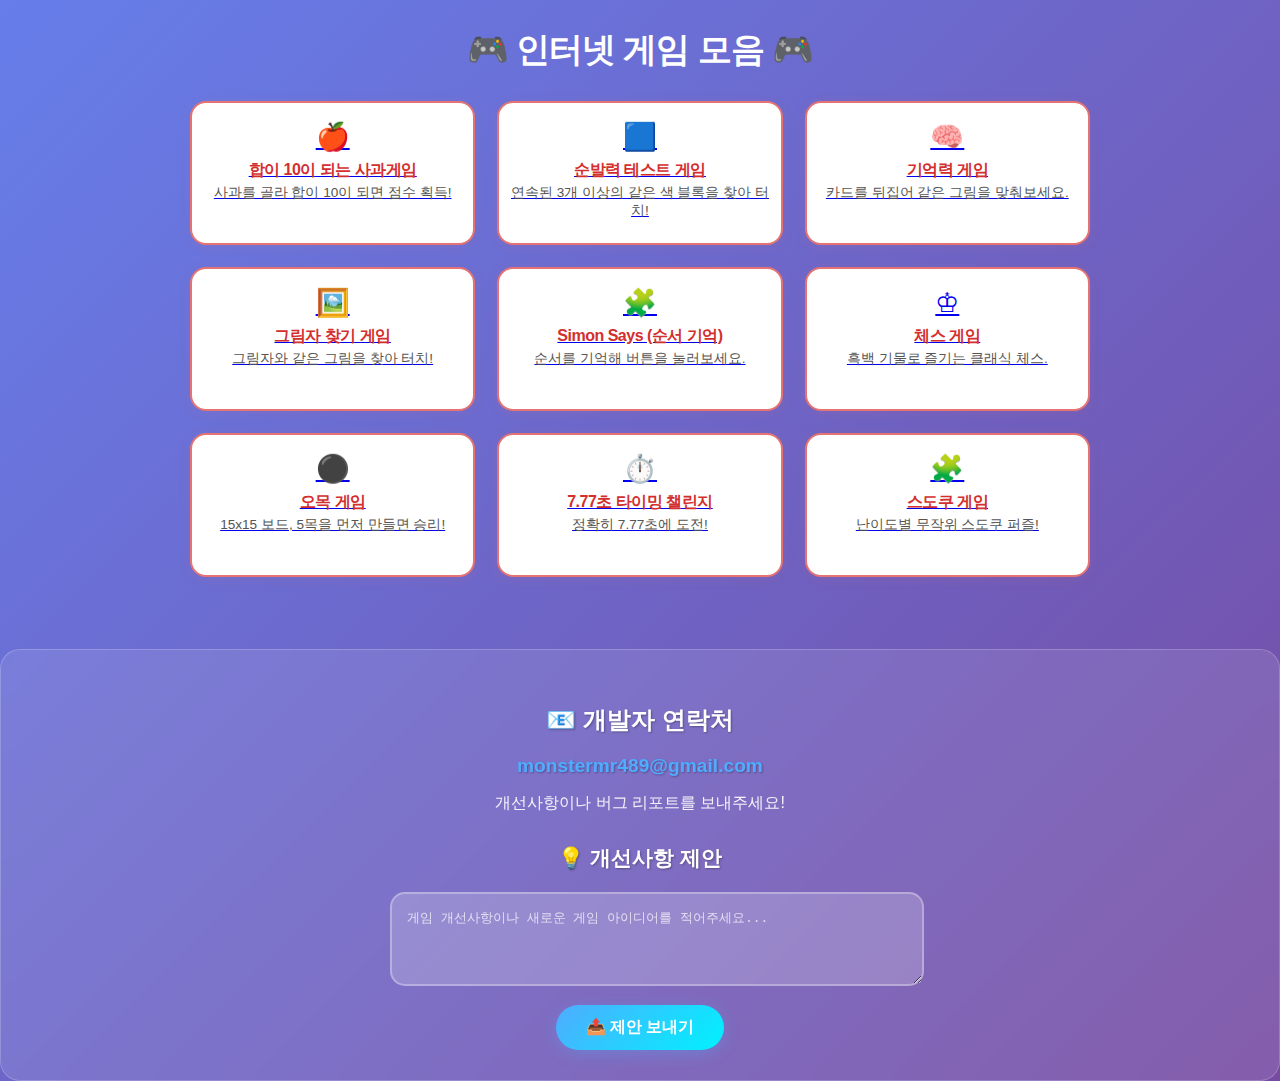
<file: index.html>
<!DOCTYPE html>
<html lang="ko">
<head>
  <meta charset="UTF-8">
  <meta name="viewport" content="width=device-width, initial-scale=1.0, user-scalable=no">
  <title>인터넷 게임 모음</title>
  <style>
    body {
      font-family: 'Arial', sans-serif;
      background: linear-gradient(135deg, #667eea 0%, #764ba2 25%, #f093fb 50%, #f5576c 75%, #4facfe 100%);
      background-size: 400% 400%;
      animation: gradientShift 15s ease infinite;
      text-align: center;
      margin: 0;
      padding: 0;
      min-height: 100vh;
      box-sizing: border-box;
    }
    
    @keyframes gradientShift {
      0% { background-position: 0% 50%; }
      50% { background-position: 100% 50%; }
      100% { background-position: 0% 50%; }
    }
    
    h1 {
      margin-top: 28px;
      font-size: 2.1em;
      letter-spacing: -1px;
      color: #fff;
    }
    .game-grid {
      display: grid;
      grid-template-columns: repeat(3, 1fr);
      gap: 22px;
      max-width: 900px;
      margin: 28px auto 0 auto;
      padding: 0 8px 32px 8px;
    }
    .game-card {
      background: #fff;
      border: 2px solid #e57373;
      border-radius: 16px;
      box-shadow: 0 2px 12px #e5737320;
      padding: 18px 6px 12px 6px;
      display: flex;
      flex-direction: column;
      align-items: center;
      transition: box-shadow 0.2s, border 0.2s, transform 0.15s;
      cursor: pointer;
      min-height: 110px;
      position: relative;
    }
    .game-card:hover, .game-card:focus {
      border: 3px solid #ff1744;
      box-shadow: 0 6px 24px #e5737340;
      transform: translateY(-4px) scale(1.03);
      z-index: 2;
    }
    .game-icon {
      font-size: 1.7em;
      margin-bottom: 7px;
      user-select: none;
    }
    .game-title {
      font-size: 1em;
      font-weight: bold;
      color: #d32f2f;
      margin-bottom: 3px;
      letter-spacing: -0.5px;
    }
    .game-desc {
      font-size: 0.85em;
      color: #555;
      margin-bottom: 0;
      min-height: 18px;
    }
    @media (max-width: 1023px) {
      .game-grid {
        max-width: 700px;
        gap: 16px;
        padding: 0 4px 20px 4px;
      }
    }
    @media (max-width: 767px) {
      h1 {
        font-size: 1.3em;
        margin-top: 12px;
      }
      .game-grid {
        grid-template-columns: repeat(2, 1fr);
        gap: 10px;
        margin-top: 10px;
        padding: 0 2px 10px 2px;
      }
      .game-card {
        padding: 10px 2px 7px 2px;
        min-height: 80px;
      }
      .game-icon {
        font-size: 1.1em;
        margin-bottom: 3px;
      }
      .game-title {
        font-size: 0.92em;
      }
      .game-desc {
        font-size: 0.78em;
        min-height: 12px;
      }
    }
    @media (max-width: 480px) {
      h1 {
        font-size: 1em;
        margin-top: 6px;
      }
      .game-grid {
        grid-template-columns: 1fr;
        gap: 6px;
        margin-top: 4px;
        padding: 0 1px 4px 1px;
      }
      .game-card {
        padding: 7px 1px 4px 1px;
        min-height: 60px;
      }
      .game-icon {
        font-size: 0.95em;
      }
      .game-title {
        font-size: 0.85em;
      }
      .game-desc {
        font-size: 0.7em;
        min-height: 8px;
      }
    }

    /* 연락처 섹션 스타일 */
    .contact-section {
      margin-top: 40px;
      padding: 30px;
      background: rgba(255, 255, 255, 0.1);
      border-radius: 20px;
      backdrop-filter: blur(10px);
      border: 1px solid rgba(255, 255, 255, 0.2);
    }

    .contact-info {
      text-align: center;
      margin-bottom: 30px;
    }

    .contact-info h3 {
      font-size: 1.5em;
      margin-bottom: 15px;
      color: #fff;
      text-shadow: 1px 1px 2px rgba(0, 0, 0, 0.3);
    }

    .email {
      font-size: 1.2em;
      font-weight: bold;
      color: #4facfe;
      margin-bottom: 10px;
      text-shadow: 1px 1px 2px rgba(0, 0, 0, 0.3);
    }

    .contact-desc {
      font-size: 1em;
      color: rgba(255, 255, 255, 0.9);
      margin-bottom: 0;
    }

    .feedback-section {
      text-align: center;
    }

    .feedback-section h3 {
      font-size: 1.3em;
      margin-bottom: 20px;
      color: #fff;
      text-shadow: 1px 1px 2px rgba(0, 0, 0, 0.3);
    }

    .feedback-form {
      max-width: 500px;
      margin: 0 auto;
    }

    #feedback-text {
      width: 100%;
      padding: 15px;
      border: 2px solid rgba(255, 255, 255, 0.3);
      border-radius: 15px;
      background: rgba(255, 255, 255, 0.1);
      color: #fff;
      font-size: 1em;
      resize: vertical;
      backdrop-filter: blur(10px);
      margin-bottom: 15px;
    }

    #feedback-text::placeholder {
      color: rgba(255, 255, 255, 0.7);
    }

    #feedback-text:focus {
      outline: none;
      border-color: #4facfe;
      box-shadow: 0 0 10px rgba(79, 172, 254, 0.3);
    }

    .feedback-btn {
      padding: 12px 30px;
      border: none;
      border-radius: 25px;
      background: linear-gradient(135deg, #4facfe, #00f2fe);
      color: white;
      font-size: 1em;
      font-weight: bold;
      cursor: pointer;
      transition: all 0.3s ease;
      box-shadow: 0 4px 15px rgba(79, 172, 254, 0.3);
    }

    .feedback-btn:hover {
      transform: translateY(-2px);
      box-shadow: 0 6px 20px rgba(79, 172, 254, 0.4);
    }

    .feedback-btn:active {
      transform: translateY(0);
    }

    /* 모바일 반응형 */
    @media (max-width: 768px) {
      .contact-section {
        margin-top: 30px;
        padding: 20px;
      }

      .contact-info h3 {
        font-size: 1.3em;
      }

      .email {
        font-size: 1.1em;
      }

      .feedback-section h3 {
        font-size: 1.2em;
      }

      #feedback-text {
        padding: 12px;
        font-size: 0.9em;
      }

      .feedback-btn {
        padding: 10px 25px;
        font-size: 0.9em;
      }
    }

    @media (max-width: 480px) {
      .contact-section {
        margin-top: 20px;
        padding: 15px;
      }

      .contact-info h3 {
        font-size: 1.2em;
      }

      .email {
        font-size: 1em;
      }

      .feedback-section h3 {
        font-size: 1.1em;
      }

      #feedback-text {
        padding: 10px;
        font-size: 0.85em;
      }

      .feedback-btn {
        padding: 8px 20px;
        font-size: 0.85em;
      }
    }
  </style>
</head>
<body>
  <h1>🎮 인터넷 게임 모음 🎮</h1>
      <div class="game-grid">
      <a class="game-card" href="games/apple-sum10/game.html" tabindex="0">
        <div class="game-icon">🍎</div>
        <div class="game-title">합이 10이 되는 사과게임</div>
        <div class="game-desc">사과를 골라 합이 10이 되면 점수 획득!</div>
      </a>
      <a class="game-card" href="games/color-match/game.html" tabindex="0">
        <div class="game-icon">🟦</div>
        <div class="game-title">순발력 테스트 게임</div>
        <div class="game-desc">연속된 3개 이상의 같은 색 블록을 찾아 터치!</div>
      </a>
      <a class="game-card" href="games/memory-match/game.html" tabindex="0">
        <div class="game-icon">🧠</div>
        <div class="game-title">기억력 게임</div>
        <div class="game-desc">카드를 뒤집어 같은 그림을 맞춰보세요.</div>
      </a>
      <a class="game-card" href="games/shadow-match/game.html" tabindex="0">
        <div class="game-icon">🖼️</div>
        <div class="game-title">그림자 찾기 게임</div>
        <div class="game-desc">그림자와 같은 그림을 찾아 터치!</div>
      </a>
      <a class="game-card" href="games/simon-says/game.html" tabindex="0">
        <div class="game-icon">🧩</div>
        <div class="game-title">Simon Says (순서 기억)</div>
        <div class="game-desc">순서를 기억해 버튼을 눌러보세요.</div>
      </a>
      <a class="game-card" href="games/chess/game.html" tabindex="0">
        <div class="game-icon">♔</div>
        <div class="game-title">체스 게임</div>
        <div class="game-desc">흑백 기물로 즐기는 클래식 체스.</div>
      </a>
      <a class="game-card" href="games/omok/game.html" tabindex="0">
        <div class="game-icon">⚫</div>
        <div class="game-title">오목 게임</div>
        <div class="game-desc">15x15 보드, 5목을 먼저 만들면 승리!</div>
      </a>
      <a class="game-card" href="games/timing-challenge/game.html" tabindex="0">
        <div class="game-icon">⏱️</div>
        <div class="game-title">7.77초 타이밍 챌린지</div>
        <div class="game-desc">정확히 7.77초에 도전!</div>
      </a>
      <a class="game-card" href="games/sudoku/game.html" tabindex="0">
        <div class="game-icon">🧩</div>
        <div class="game-title">스도쿠 게임</div>
        <div class="game-desc">난이도별 무작위 스도쿠 퍼즐!</div>
      </a>
    </div>

    <div class="contact-section">
      <div class="contact-info">
        <h3>📧 개발자 연락처</h3>
        <p class="email">monstermr489@gmail.com</p>
        <p class="contact-desc">개선사항이나 버그 리포트를 보내주세요!</p>
      </div>
      
      <div class="feedback-section">
        <h3>💡 개선사항 제안</h3>
        <div class="feedback-form">
          <textarea id="feedback-text" placeholder="게임 개선사항이나 새로운 게임 아이디어를 적어주세요..." rows="4"></textarea>
          <button onclick="sendFeedback()" class="feedback-btn">📤 제안 보내기</button>
        </div>
      </div>
    </div>

    <script>
      // 개발자 도구/우클릭/단축키 방지
      document.addEventListener('contextmenu', e => e.preventDefault());
      document.addEventListener('keydown', e => {
        if (
          e.key === 'F12' ||
          (e.ctrlKey && e.shiftKey && (e.key === 'I' || e.key === 'C')) ||
          (e.ctrlKey && e.key === 'U') ||
          (e.ctrlKey && e.key === 'S')
        ) {
          e.preventDefault();
          return false;
        }
      });

      // 개선사항 제안 함수
      function sendFeedback() {
        const feedbackText = document.getElementById('feedback-text').value.trim();
        
        if (!feedbackText) {
          alert('개선사항을 입력해주세요!');
          return;
        }
        
        // 이메일 클라이언트로 메일 보내기
        const subject = '인터넷 게임 모음 - 개선사항 제안';
        const body = `개선사항 제안:\n\n${feedbackText}\n\n\n---\n이 메일은 인터넷 게임 모음 사이트에서 전송되었습니다.`;
        const mailtoLink = `mailto:monstermr489@gmail.com?subject=${encodeURIComponent(subject)}&body=${encodeURIComponent(body)}`;
        
        // 메일 클라이언트 열기
        window.open(mailtoLink);
        
        // 입력창 초기화
        document.getElementById('feedback-text').value = '';
        
        // 성공 메시지
        alert('메일 클라이언트가 열렸습니다. 제안사항을 확인하고 보내주세요! 📧');
      }
    </script>
  </body>
  </html>
</file>
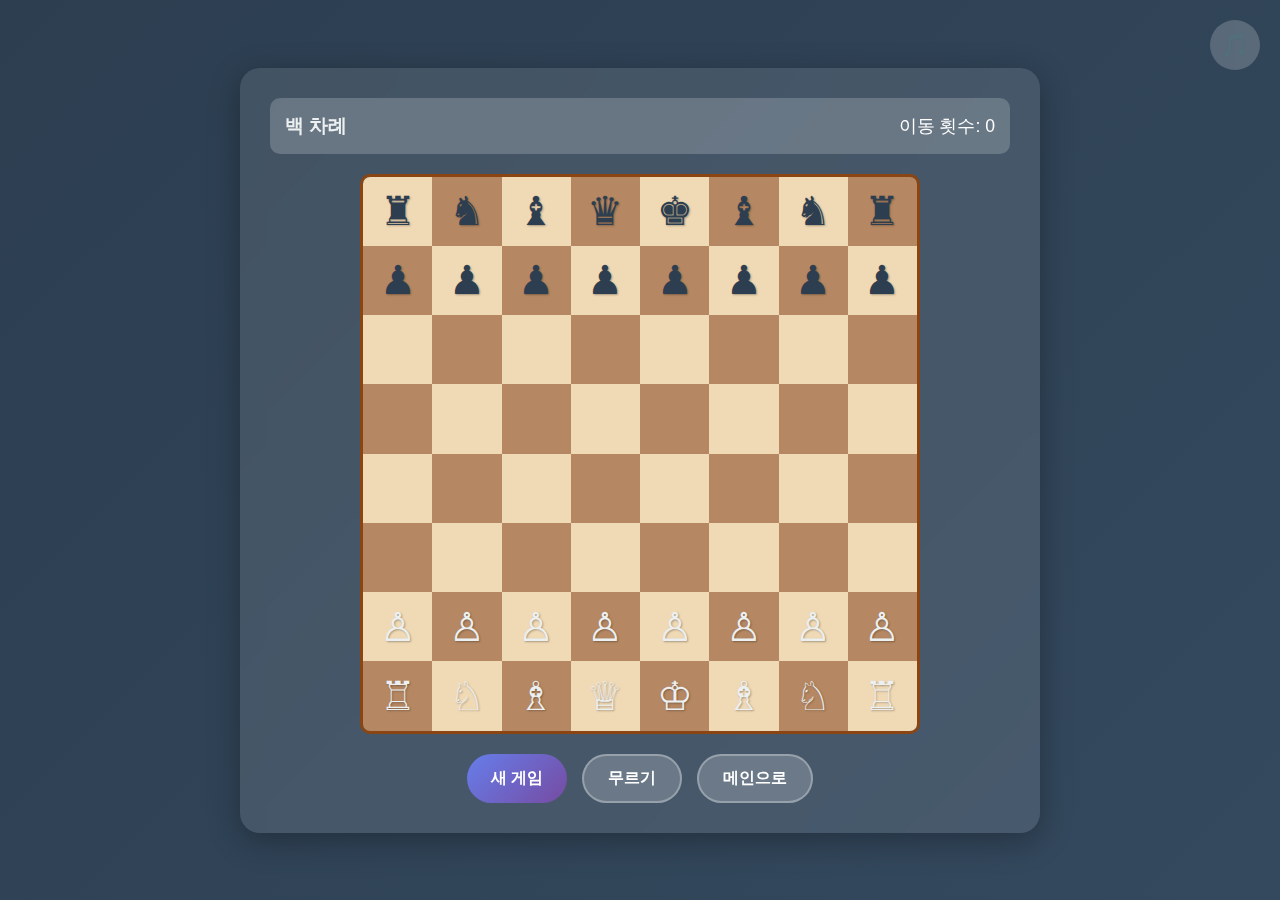
<file: games/chess/index.html>
<!DOCTYPE html>
<html lang="ko">
<head>
    <meta charset="UTF-8">
    <meta name="viewport" content="width=device-width, initial-scale=1.0">
    <title>체스 게임</title>
    <style>
        * {
            margin: 0;
            padding: 0;
            box-sizing: border-box;
        }

        body {
            font-family: 'Arial', sans-serif;
            background: linear-gradient(135deg, #2c3e50 0%, #34495e 100%);
            min-height: 100vh;
            display: flex;
            justify-content: center;
            align-items: center;
            color: white;
            overflow: hidden;
        }

        .game-container {
            background: rgba(255, 255, 255, 0.1);
            backdrop-filter: blur(10px);
            border-radius: 20px;
            padding: 30px;
            text-align: center;
            box-shadow: 0 8px 32px rgba(0, 0, 0, 0.3);
            max-width: 800px;
            width: 90%;
        }

        h1 {
            font-size: 2.5em;
            margin-bottom: 20px;
            text-shadow: 2px 2px 4px rgba(0, 0, 0, 0.3);
        }

        .game-info {
            display: flex;
            justify-content: space-between;
            align-items: center;
            margin-bottom: 20px;
            background: rgba(255, 255, 255, 0.2);
            padding: 15px;
            border-radius: 10px;
        }

        .turn-indicator {
            font-size: 1.2em;
            font-weight: bold;
        }

        .turn-indicator.white {
            color: #ecf0f1;
        }

        .turn-indicator.black {
            color: #2c3e50;
        }

        .move-count {
            font-size: 1.1em;
        }

        .chess-board {
            display: grid;
            grid-template-columns: repeat(8, 1fr);
            grid-template-rows: repeat(8, 1fr);
            gap: 0;
            width: min(560px, 90vw);
            height: min(560px, 90vw);
            margin: 0 auto 20px auto;
            border: 3px solid #8b4513;
            border-radius: 10px;
            overflow: hidden;
            aspect-ratio: 1;
            max-width: 560px;
            max-height: 560px;
        }

        .square {
            width: 100%;
            height: 100%;
            display: flex;
            justify-content: center;
            align-items: center;
            font-size: min(2.5em, 8vw);
            cursor: pointer;
            transition: all 0.2s ease;
            position: relative;
            -webkit-tap-highlight-color: transparent;
            aspect-ratio: 1;
        }

        .square.white {
            background: #f0d9b5;
        }

        .square.black {
            background: #b58863;
        }

        .square.selected {
            background: #ffd700 !important;
            box-shadow: inset 0 0 10px rgba(0, 0, 0, 0.3);
        }

        .square.valid-move {
            background: #90ee90 !important;
            box-shadow: inset 0 0 10px rgba(0, 0, 0, 0.3);
        }

        .square.check {
            background: #ff6b6b !important;
            animation: pulse 1s infinite;
        }

        @keyframes pulse {
            0% { box-shadow: 0 0 0 0 rgba(255, 107, 107, 0.7); }
            70% { box-shadow: 0 0 0 10px rgba(255, 107, 107, 0); }
            100% { box-shadow: 0 0 0 0 rgba(255, 107, 107, 0); }
        }

        .piece {
            transition: all 0.2s ease;
            user-select: none;
        }

        .piece:hover {
            transform: scale(1.1);
        }

        /* 흑 기물 스타일 */
        .piece.black {
            color: #2c3e50;
            text-shadow: 1px 1px 2px rgba(0, 0, 0, 0.3);
        }

        /* 백 기물 스타일 */
        .piece.white {
            color: #ecf0f1;
            text-shadow: 1px 1px 2px rgba(0, 0, 0, 0.3);
        }

        .controls {
            display: flex;
            gap: 15px;
            justify-content: center;
            flex-wrap: wrap;
        }

        .btn {
            padding: 12px 24px;
            border: none;
            border-radius: 25px;
            cursor: pointer;
            font-size: 1em;
            font-weight: bold;
            transition: all 0.3s ease;
            text-decoration: none;
            display: inline-block;
            min-height: 44px;
            touch-action: manipulation;
        }

        .btn-primary {
            background: linear-gradient(135deg, #667eea, #764ba2);
            color: white;
        }

        .btn-primary:hover {
            transform: translateY(-2px);
            box-shadow: 0 5px 15px rgba(0, 0, 0, 0.3);
        }

        .btn-secondary {
            background: rgba(255, 255, 255, 0.2);
            color: white;
            border: 2px solid rgba(255, 255, 255, 0.3);
        }

        .btn-secondary:hover {
            background: rgba(255, 255, 255, 0.3);
            transform: translateY(-2px);
        }

        .music-toggle {
            position: fixed;
            top: 20px;
            right: 20px;
            background: rgba(255, 255, 255, 0.2);
            border: none;
            border-radius: 50%;
            width: 50px;
            height: 50px;
            cursor: pointer;
            font-size: 1.5em;
            color: white;
            backdrop-filter: blur(10px);
            transition: all 0.3s ease;
        }

        .music-toggle:hover {
            background: rgba(255, 255, 255, 0.3);
        }

        /* 모바일 최적화 */
        @media (max-width: 768px) {
            .game-container {
                padding: 20px;
            }
            
            h1 {
                font-size: 2em;
                margin-bottom: 15px;
            }
            
            .game-info {
                padding: 12px;
                margin-bottom: 15px;
            }
            
            .turn-indicator {
                font-size: 1.1em;
            }
            
            .move-count {
                font-size: 1em;
            }
            
            .chess-board {
                width: min(500px, 95vw);
                height: min(500px, 95vw);
                margin: 0 auto 15px auto;
                aspect-ratio: 1;
            }
            
            .square {
                font-size: min(2.2em, 10vw);
            }
            
            .controls {
                gap: 10px;
            }
            
            .btn {
                padding: 10px 20px;
                font-size: 0.9em;
                min-height: 48px;
            }
        }

        @media (max-width: 480px) {
            .chess-board {
                width: 95vw;
                height: 95vw;
                aspect-ratio: 1;
            }
            
            .square {
                font-size: min(1.8em, 12vw);
            }
            
            .btn {
                padding: 8px 16px;
                font-size: 0.85em;
            }
        }

        .game-over {
            position: fixed;
            top: 0;
            left: 0;
            width: 100%;
            height: 100%;
            background: rgba(0, 0, 0, 0.8);
            display: none;
            justify-content: center;
            align-items: center;
            z-index: 1000;
        }

        .game-over-content {
            background: rgba(255, 255, 255, 0.1);
            backdrop-filter: blur(20px);
            padding: 40px;
            border-radius: 20px;
            text-align: center;
            max-width: 400px;
            width: 90%;
        }

        .game-over h2 {
            font-size: 2em;
            margin-bottom: 20px;
        }

        .winner {
            font-size: 1.5em;
            margin-bottom: 30px;
            color: #f9ca24;
        }

        .share-section {
            margin-top: 20px;
            padding: 20px;
            background: rgba(255, 255, 255, 0.1);
            border-radius: 15px;
        }

        .share-title {
            font-size: 1.2em;
            margin-bottom: 15px;
            color: #f9ca24;
        }

        .share-btn {
            padding: 10px 20px;
            border: none;
            border-radius: 20px;
            cursor: pointer;
            font-size: 0.9em;
            font-weight: bold;
            transition: all 0.3s ease;
            display: flex;
            align-items: center;
            gap: 5px;
            background: #2196F3;
            color: white;
        }

        .share-btn:hover {
            background: #1976D2;
            transform: translateY(-2px);
        }

        .copy-success {
            position: fixed;
            top: 50%;
            left: 50%;
            transform: translate(-50%, -50%);
            background: rgba(0, 0, 0, 0.8);
            color: white;
            padding: 15px 25px;
            border-radius: 10px;
            font-size: 1.1em;
            z-index: 2000;
            display: none;
        }


    </style>
</head>
<body>
    <button class="music-toggle" onclick="toggleMusic()">🎵</button>
    
    <div class="game-container">
        
        <div class="game-info">
            <div class="turn-indicator" id="turn-indicator">백 차례</div>
            <div class="move-count">이동 횟수: <span id="move-count">0</span></div>
        </div>
        
        <div class="chess-board" id="chess-board"></div>
        
        <div class="controls">
            <button class="btn btn-primary" onclick="resetGame()">새 게임</button>
            <button class="btn btn-secondary" onclick="undoMove()">무르기</button>
            <a href="../../index.html" class="btn btn-secondary">메인으로</a>
        </div>
    </div>

    <div class="game-over" id="game-over">
        <div class="game-over-content">
            <h2>게임 종료!</h2>
            <div class="winner" id="winner-text">백이 승리했습니다!</div>
            <div class="controls">
                <button class="btn btn-primary" onclick="restartGame()">다시 하기</button>
                <a href="../../index.html" class="btn btn-secondary">다른 게임</a>
            </div>
            
            <div class="share-section">
                <div class="share-title">🎯 친구들에게 도전해보세요!</div>
                <button class="share-btn" onclick="copyToClipboard()">
                    📋 결과 복사하기
                </button>
            </div>
        </div>
    </div>

    <div class="copy-success" id="copy-success">
        텍스트가 클립보드에 복사되었습니다! 📋
    </div>
        </div>
    </div>

    <audio id="bgMusic" loop>
        <source src="https://www.soundjay.com/misc/sounds/bell-ringing-05.wav" type="audio/wav">
    </audio>

    <script>
        // 체스 게임 상태
        let board = [];
        let selectedPiece = null;
        let validMoves = [];
        let currentPlayer = 'white';
        let moveCount = 0;
        let moveHistory = [];
        let musicPlaying = false;

        // 체스 기물 초기 배치
        const initialBoard = [
            ['♜', '♞', '♝', '♛', '♚', '♝', '♞', '♜'],
            ['♟', '♟', '♟', '♟', '♟', '♟', '♟', '♟'],
            ['', '', '', '', '', '', '', ''],
            ['', '', '', '', '', '', '', ''],
            ['', '', '', '', '', '', '', ''],
            ['', '', '', '', '', '', '', ''],
            ['♙', '♙', '♙', '♙', '♙', '♙', '♙', '♙'],
            ['♖', '♘', '♗', '♕', '♔', '♗', '♘', '♖']
        ];

        // 기물 정보
        const pieces = {
            '♔': { name: '백 킹', color: 'white', value: 1000 },
            '♕': { name: '백 퀸', color: 'white', value: 9 },
            '♖': { name: '백 룩', color: 'white', value: 5 },
            '♗': { name: '백 비숍', color: 'white', value: 3 },
            '♘': { name: '백 나이트', color: 'white', value: 3 },
            '♙': { name: '백 폰', color: 'white', value: 1 },
            '♚': { name: '흑 킹', color: 'black', value: 1000 },
            '♛': { name: '흑 퀸', color: 'black', value: 9 },
            '♜': { name: '흑 룩', color: 'black', value: 5 },
            '♝': { name: '흑 비숍', color: 'black', value: 3 },
            '♞': { name: '흑 나이트', color: 'black', value: 3 },
            '♟': { name: '흑 폰', color: 'black', value: 1 }
        };

        // 개발자 도구 차단
        document.addEventListener('keydown', function(e) {
            if (e.key === 'F12' || (e.ctrlKey && e.shiftKey && e.key === 'I') || 
                (e.ctrlKey && e.shiftKey && e.key === 'C') || (e.ctrlKey && e.key === 'U')) {
                e.preventDefault();
                return false;
            }
        });

        document.addEventListener('contextmenu', function(e) {
            e.preventDefault();
            return false;
        });

        // 음악 토글
        function toggleMusic() {
            const music = document.getElementById('bgMusic');
            if (musicPlaying) {
                music.pause();
                musicPlaying = false;
            } else {
                music.play();
                musicPlaying = true;
            }
        }

        // 게임 초기화
        function initGame() {
            board = JSON.parse(JSON.stringify(initialBoard));
            selectedPiece = null;
            validMoves = [];
            currentPlayer = 'white';
            moveCount = 0;
            moveHistory = [];
            renderBoard();
            updateUI();
        }

        // 보드 렌더링
        function renderBoard() {
            const boardElement = document.getElementById('chess-board');
            boardElement.innerHTML = '';

            for (let row = 0; row < 8; row++) {
                for (let col = 0; col < 8; col++) {
                    const square = document.createElement('div');
                    square.className = `square ${(row + col) % 2 === 0 ? 'white' : 'black'}`;
                    square.dataset.row = row;
                    square.dataset.col = col;

                    const piece = board[row][col];
                    if (piece) {
                        const pieceElement = document.createElement('div');
                        pieceElement.className = `piece ${pieces[piece].color}`;
                        pieceElement.textContent = piece;
                        square.appendChild(pieceElement);
                    }

                    // 선택된 기물 하이라이트
                    if (selectedPiece && selectedPiece.row === row && selectedPiece.col === col) {
                        square.classList.add('selected');
                    }

                    // 유효한 이동 위치 하이라이트
                    if (validMoves.some(move => move.row === row && move.col === col)) {
                        square.classList.add('valid-move');
                    }

                    square.addEventListener('click', () => handleSquareClick(row, col));
                    boardElement.appendChild(square);
                }
            }
        }

        // 사각형 클릭 처리
        function handleSquareClick(row, col) {
            const piece = board[row][col];
            
            // 기물 선택
            if (piece && pieces[piece].color === currentPlayer) {
                selectedPiece = { row, col, piece };
                validMoves = getValidMoves(row, col);
                renderBoard();
                return;
            }

            // 이동 실행
            if (selectedPiece && validMoves.some(move => move.row === row && move.col === col)) {
                const fromRow = selectedPiece.row;
                const fromCol = selectedPiece.col;
                const capturedPiece = board[row][col];

                // 이동 기록
                moveHistory.push({
                    from: { row: fromRow, col: fromCol },
                    to: { row, col },
                    piece: selectedPiece.piece,
                    captured: capturedPiece
                });

                // 기물 이동
                board[row][col] = selectedPiece.piece;
                board[fromRow][fromCol] = '';

                // 폰 승급
                if (selectedPiece.piece === '♙' && row === 0) {
                    board[row][col] = '♕';
                } else if (selectedPiece.piece === '♟' && row === 7) {
                    board[row][col] = '♛';
                }

                selectedPiece = null;
                validMoves = [];
                currentPlayer = currentPlayer === 'white' ? 'black' : 'white';
                moveCount++;

                renderBoard();
                updateUI();

                // 체크메이트 확인
                if (isCheckmate()) {
                    showGameOver();
                }
            }
        }

        // 유효한 이동 위치 계산
        function getValidMoves(row, col) {
            const piece = board[row][col];
            if (!piece) return [];

            const moves = [];
            const pieceInfo = pieces[piece];

            switch (piece) {
                case '♔': // 백 킹
                case '♚': // 흑 킹
                    for (let dr = -1; dr <= 1; dr++) {
                        for (let dc = -1; dc <= 1; dc++) {
                            if (dr === 0 && dc === 0) continue;
                            const newRow = row + dr;
                            const newCol = col + dc;
                            if (isValidPosition(newRow, newCol) && canMoveTo(newRow, newCol, pieceInfo.color)) {
                                moves.push({ row: newRow, col: newCol });
                            }
                        }
                    }
                    break;

                case '♕': // 백 퀸
                case '♛': // 흑 퀸
                    moves.push(...getRookMoves(row, col, pieceInfo.color));
                    moves.push(...getBishopMoves(row, col, pieceInfo.color));
                    break;

                case '♖': // 백 룩
                case '♜': // 흑 룩
                    moves.push(...getRookMoves(row, col, pieceInfo.color));
                    break;

                case '♗': // 백 비숍
                case '♝': // 흑 비숍
                    moves.push(...getBishopMoves(row, col, pieceInfo.color));
                    break;

                case '♘': // 백 나이트
                case '♞': // 흑 나이트
                    const knightMoves = [
                        [-2, -1], [-2, 1], [-1, -2], [-1, 2],
                        [1, -2], [1, 2], [2, -1], [2, 1]
                    ];
                    for (const [dr, dc] of knightMoves) {
                        const newRow = row + dr;
                        const newCol = col + dc;
                        if (isValidPosition(newRow, newCol) && canMoveTo(newRow, newCol, pieceInfo.color)) {
                            moves.push({ row: newRow, col: newCol });
                        }
                    }
                    break;

                case '♙': // 백 폰
                    if (row > 0 && board[row - 1][col] === '') {
                        moves.push({ row: row - 1, col });
                        if (row === 6 && board[row - 2][col] === '') {
                            moves.push({ row: row - 2, col });
                        }
                    }
                    // 대각선 공격
                    for (const dc of [-1, 1]) {
                        const newCol = col + dc;
                        if (isValidPosition(row - 1, newCol) && 
                            board[row - 1][newCol] && 
                            pieces[board[row - 1][newCol]].color === 'black') {
                            moves.push({ row: row - 1, col: newCol });
                        }
                    }
                    break;

                case '♟': // 흑 폰
                    if (row < 7 && board[row + 1][col] === '') {
                        moves.push({ row: row + 1, col });
                        if (row === 1 && board[row + 2][col] === '') {
                            moves.push({ row: row + 2, col });
                        }
                    }
                    // 대각선 공격
                    for (const dc of [-1, 1]) {
                        const newCol = col + dc;
                        if (isValidPosition(row + 1, newCol) && 
                            board[row + 1][newCol] && 
                            pieces[board[row + 1][newCol]].color === 'white') {
                            moves.push({ row: row + 1, col: newCol });
                        }
                    }
                    break;
            }

            return moves;
        }

        // 룩 이동
        function getRookMoves(row, col, color) {
            const moves = [];
            const directions = [[-1, 0], [1, 0], [0, -1], [0, 1]];
            
            for (const [dr, dc] of directions) {
                let newRow = row + dr;
                let newCol = col + dc;
                
                while (isValidPosition(newRow, newCol)) {
                    const targetPiece = board[newRow][newCol];
                    if (targetPiece === '') {
                        moves.push({ row: newRow, col: newCol });
                    } else {
                        if (pieces[targetPiece].color !== color) {
                            moves.push({ row: newRow, col: newCol });
                        }
                        break;
                    }
                    newRow += dr;
                    newCol += dc;
                }
            }
            
            return moves;
        }

        // 비숍 이동
        function getBishopMoves(row, col, color) {
            const moves = [];
            const directions = [[-1, -1], [-1, 1], [1, -1], [1, 1]];
            
            for (const [dr, dc] of directions) {
                let newRow = row + dr;
                let newCol = col + dc;
                
                while (isValidPosition(newRow, newCol)) {
                    const targetPiece = board[newRow][newCol];
                    if (targetPiece === '') {
                        moves.push({ row: newRow, col: newCol });
                    } else {
                        if (pieces[targetPiece].color !== color) {
                            moves.push({ row: newRow, col: newCol });
                        }
                        break;
                    }
                    newRow += dr;
                    newCol += dc;
                }
            }
            
            return moves;
        }

        // 위치 유효성 검사
        function isValidPosition(row, col) {
            return row >= 0 && row < 8 && col >= 0 && col < 8;
        }

        // 이동 가능성 검사
        function canMoveTo(row, col, color) {
            const targetPiece = board[row][col];
            return !targetPiece || pieces[targetPiece].color !== color;
        }

        // 체크메이트 확인 (간단한 버전)
        function isCheckmate() {
            // 킹이 잡혔는지 확인
            let whiteKing = false;
            let blackKing = false;
            
            for (let row = 0; row < 8; row++) {
                for (let col = 0; col < 8; col++) {
                    if (board[row][col] === '♔') whiteKing = true;
                    if (board[row][col] === '♚') blackKing = true;
                }
            }
            
            return !whiteKing || !blackKing;
        }

        // UI 업데이트
        function updateUI() {
            const turnIndicator = document.getElementById('turn-indicator');
            const moveCountElement = document.getElementById('move-count');
            
            turnIndicator.textContent = currentPlayer === 'white' ? '백 차례' : '흑 차례';
            turnIndicator.className = `turn-indicator ${currentPlayer}`;
            moveCountElement.textContent = moveCount;
        }

        // 게임 재시작
        function resetGame() {
            initGame();
        }

        // 무르기
        function undoMove() {
            if (moveHistory.length > 0) {
                const lastMove = moveHistory.pop();
                board[lastMove.from.row][lastMove.from.col] = lastMove.piece;
                board[lastMove.to.row][lastMove.to.col] = lastMove.captured;
                
                currentPlayer = currentPlayer === 'white' ? 'black' : 'white';
                moveCount--;
                
                selectedPiece = null;
                validMoves = [];
                
                renderBoard();
                updateUI();
            }
        }

        // 게임 오버 표시
        function showGameOver() {
            const winner = currentPlayer === 'white' ? '흑' : '백';
            document.getElementById('winner-text').textContent = `${winner}이 승리했습니다!`;
            document.getElementById('game-over').style.display = 'flex';
        }

        // 게임 재시작
        function restartGame() {
            document.getElementById('game-over').style.display = 'none';
            initGame();
        }

        // 공유 텍스트 생성
        function generateShareText() {
            const winner = document.getElementById('winner-text').textContent;
            const moveCount = document.getElementById('move-count').textContent;
            
            return `♔ 체스 게임 결과!\n\n` +
                   `🏆 ${winner}\n` +
                   `📊 총 이동 횟수: ${moveCount}회\n\n` +
                   `💪 너도 도전해봐! 전략적 사고를 키워보세요!\n\n` +
                   `🎮 게임 링크: ${window.location.origin}${window.location.pathname.replace('/chess/index.html', '')}/index.html`;
        }

        // 클립보드 복사
        function copyToClipboard() {
            const shareText = generateShareText();
            
            if (navigator.clipboard) {
                navigator.clipboard.writeText(shareText).then(() => {
                    showCopySuccess();
                }).catch(err => {
                    fallbackCopyTextToClipboard(shareText);
                });
            } else {
                fallbackCopyTextToClipboard(shareText);
            }
        }

        // 클립보드 복사 폴백 (구형 브라우저 지원)
        function fallbackCopyTextToClipboard(text) {
            const textArea = document.createElement('textarea');
            textArea.value = text;
            textArea.style.position = 'fixed';
            textArea.style.left = '-999999px';
            textArea.style.top = '-999999px';
            document.body.appendChild(textArea);
            textArea.focus();
            textArea.select();
            
            try {
                document.execCommand('copy');
                showCopySuccess();
            } catch (err) {
                console.error('클립보드 복사 실패:', err);
            }
            
            document.body.removeChild(textArea);
        }

        // 복사 성공 메시지 표시
        function showCopySuccess() {
            const copySuccess = document.getElementById('copy-success');
            copySuccess.style.display = 'block';
            setTimeout(() => {
                copySuccess.style.display = 'none';
            }, 2000);
        }

        // 게임 시작
        initGame();
    </script>
</body>
</html>
</file>
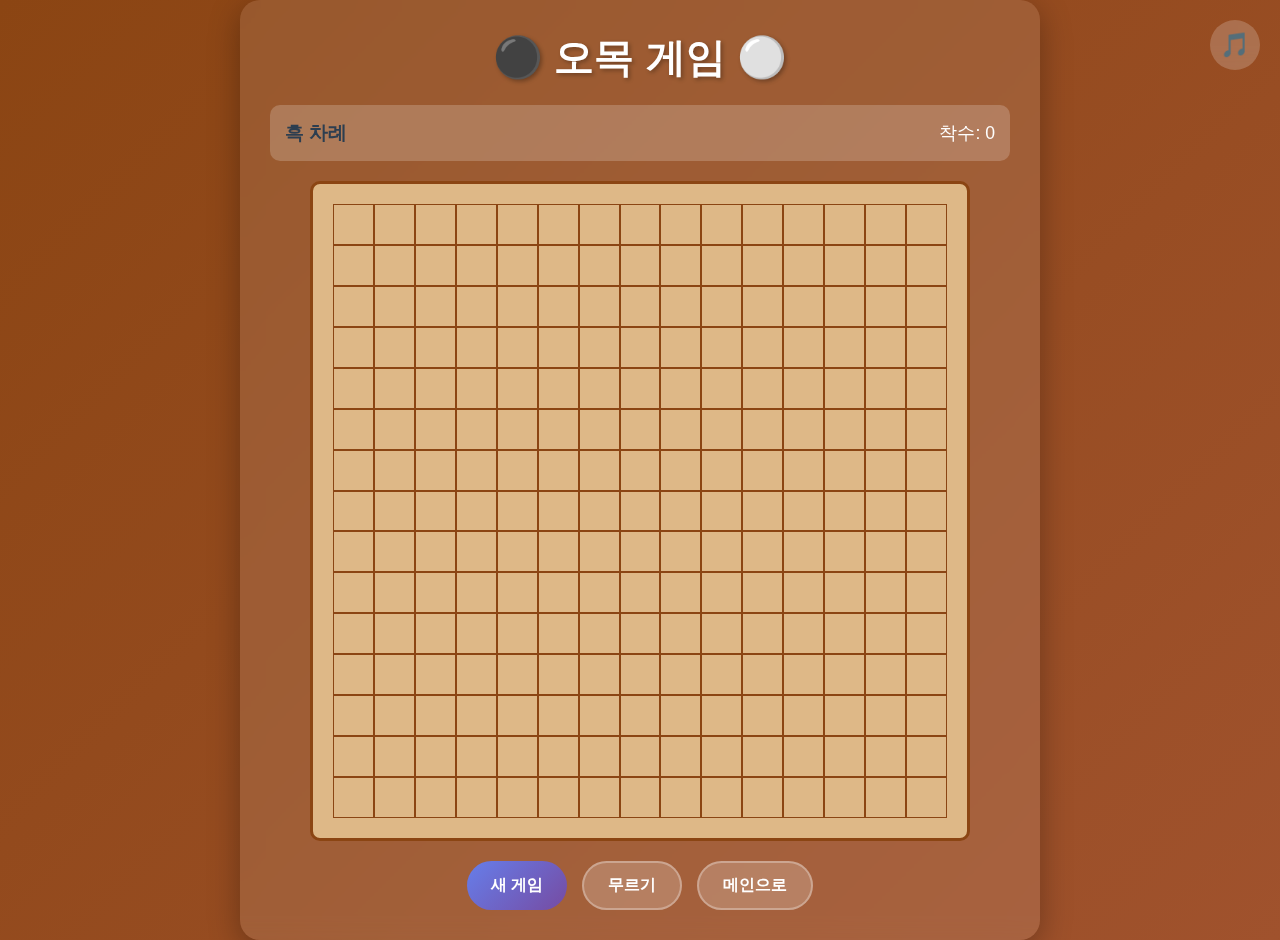
<file: games/omok/index.html>
<!DOCTYPE html>
<html lang="ko">
<head>
    <meta charset="UTF-8">
    <meta name="viewport" content="width=device-width, initial-scale=1.0">
    <title>오목 게임</title>
    <style>
        * {
            margin: 0;
            padding: 0;
            box-sizing: border-box;
        }

        body {
            font-family: 'Arial', sans-serif;
            background: linear-gradient(135deg, #8B4513 0%, #A0522D 100%);
            min-height: 100vh;
            display: flex;
            justify-content: center;
            align-items: center;
            color: white;
            overflow: hidden;
        }

        .game-container {
            background: rgba(255, 255, 255, 0.1);
            backdrop-filter: blur(10px);
            border-radius: 20px;
            padding: 30px;
            text-align: center;
            box-shadow: 0 8px 32px rgba(0, 0, 0, 0.3);
            max-width: 800px;
            width: 90%;
        }

        h1 {
            font-size: 2.5em;
            margin-bottom: 20px;
            text-shadow: 2px 2px 4px rgba(0, 0, 0, 0.3);
        }

        .game-info {
            display: flex;
            justify-content: space-between;
            align-items: center;
            margin-bottom: 20px;
            background: rgba(255, 255, 255, 0.2);
            padding: 15px;
            border-radius: 10px;
        }

        .turn-indicator {
            font-size: 1.2em;
            font-weight: bold;
        }

        .turn-indicator.black {
            color: #2c3e50;
        }

        .turn-indicator.white {
            color: #ecf0f1;
        }

        .move-count {
            font-size: 1.1em;
        }

        .omok-board {
            display: grid;
            grid-template-columns: repeat(15, 1fr);
            gap: 0;
            width: min(660px, 90vw);
            height: min(660px, 90vw);
            margin: 0 auto 20px auto;
            background: #DEB887;
            border: 3px solid #8B4513;
            border-radius: 10px;
            padding: min(20px, 3vw);
            position: relative;
        }

        .board-cell {
            width: 100%;
            height: 100%;
            border: 1px solid #8B4513;
            display: flex;
            justify-content: center;
            align-items: center;
            cursor: pointer;
            transition: all 0.2s ease;
            position: relative;
            background: #DEB887;
            -webkit-tap-highlight-color: transparent;
        }

        .board-cell:hover {
            background: rgba(255, 255, 255, 0.3);
        }

        .board-cell.last-move {
            background: rgba(255, 215, 0, 0.3);
        }

        .stone {
            width: 90%;
            height: 90%;
            border-radius: 50%;
            border: 2px solid #000;
            transition: all 0.3s ease;
            position: relative;
        }

        .stone.black {
            background: radial-gradient(circle at 30% 30%, #666, #000);
            box-shadow: 2px 2px 4px rgba(0, 0, 0, 0.5);
        }

        .stone.white {
            background: radial-gradient(circle at 30% 30%, #fff, #ccc);
            box-shadow: 2px 2px 4px rgba(0, 0, 0, 0.3);
        }

        .stone.winning {
            animation: winning-pulse 1s infinite;
        }

        @keyframes winning-pulse {
            0% { transform: scale(1); box-shadow: 0 0 0 0 rgba(255, 215, 0, 0.7); }
            50% { transform: scale(1.1); box-shadow: 0 0 0 10px rgba(255, 215, 0, 0); }
            100% { transform: scale(1); box-shadow: 0 0 0 0 rgba(255, 215, 0, 0); }
        }

        .controls {
            display: flex;
            gap: 15px;
            justify-content: center;
            flex-wrap: wrap;
        }

        .btn {
            padding: 12px 24px;
            border: none;
            border-radius: 25px;
            cursor: pointer;
            font-size: 1em;
            font-weight: bold;
            transition: all 0.3s ease;
            text-decoration: none;
            display: inline-block;
            min-height: 44px;
            touch-action: manipulation;
        }

        .btn-primary {
            background: linear-gradient(135deg, #667eea, #764ba2);
            color: white;
        }

        .btn-primary:hover {
            transform: translateY(-2px);
            box-shadow: 0 5px 15px rgba(0, 0, 0, 0.3);
        }

        .btn-secondary {
            background: rgba(255, 255, 255, 0.2);
            color: white;
            border: 2px solid rgba(255, 255, 255, 0.3);
        }

        .btn-secondary:hover {
            background: rgba(255, 255, 255, 0.3);
            transform: translateY(-2px);
        }

        .music-toggle {
            position: fixed;
            top: 20px;
            right: 20px;
            background: rgba(255, 255, 255, 0.2);
            border: none;
            border-radius: 50%;
            width: 50px;
            height: 50px;
            cursor: pointer;
            font-size: 1.5em;
            color: white;
            backdrop-filter: blur(10px);
            transition: all 0.3s ease;
        }

        .music-toggle:hover {
            background: rgba(255, 255, 255, 0.3);
            transform: scale(1.1);
        }

        /* 모바일 최적화 */
        @media (max-width: 768px) {
            .game-container {
                padding: 20px;
            }
            
            h1 {
                font-size: 2em;
                margin-bottom: 15px;
            }
            
            .game-info {
                padding: 12px;
                margin-bottom: 15px;
            }
            
            .turn-indicator {
                font-size: 1.1em;
            }
            
            .move-count {
                font-size: 1em;
            }
            
            .omok-board {
                width: min(600px, 95vw);
                height: min(600px, 95vw);
                margin: 0 auto 15px auto;
            }
            
            .controls {
                gap: 10px;
            }
            
            .btn {
                padding: 10px 20px;
                font-size: 0.9em;
                min-height: 48px;
            }
        }

        @media (max-width: 480px) {
            .omok-board {
                width: 95vw;
                height: 95vw;
            }
        }

        .game-over {
            position: fixed;
            top: 0;
            left: 0;
            width: 100%;
            height: 100%;
            background: rgba(0, 0, 0, 0.8);
            display: none;
            justify-content: center;
            align-items: center;
            z-index: 1000;
        }

        .game-over-content {
            background: rgba(255, 255, 255, 0.1);
            backdrop-filter: blur(20px);
            padding: 40px;
            border-radius: 20px;
            text-align: center;
            max-width: 400px;
            width: 90%;
        }

        .game-over h2 {
            font-size: 2em;
            margin-bottom: 20px;
        }

        .winner {
            font-size: 1.5em;
            margin-bottom: 30px;
            color: #f9ca24;
        }

        .share-section {
            margin-top: 20px;
            padding: 20px;
            background: rgba(255, 255, 255, 0.1);
            border-radius: 15px;
        }

        .share-title {
            font-size: 1.2em;
            margin-bottom: 15px;
            color: #f9ca24;
        }

        .share-btn {
            padding: 10px 20px;
            border: none;
            border-radius: 20px;
            cursor: pointer;
            font-size: 0.9em;
            font-weight: bold;
            transition: all 0.3s ease;
            display: flex;
            align-items: center;
            gap: 5px;
            background: #2196F3;
            color: white;
        }

        .share-btn:hover {
            background: #1976D2;
            transform: translateY(-2px);
        }

        .copy-success {
            position: fixed;
            top: 50%;
            left: 50%;
            transform: translate(-50%, -50%);
            background: rgba(0, 0, 0, 0.8);
            color: white;
            padding: 15px 25px;
            border-radius: 10px;
            font-size: 1.1em;
            z-index: 2000;
            display: none;
        }

        @media (max-width: 700px) {
            .omok-board {
                width: 400px;
                height: 400px;
                padding: 15px;
            }

            .board-cell {
                width: 26px;
                height: 26px;
            }

            .stone {
                width: 22px;
                height: 22px;
            }

            .game-info {
                flex-direction: column;
                gap: 10px;
            }
        }
    </style>
</head>
<body>
    <button class="music-toggle" onclick="toggleMusic()">🎵</button>
    
    <div class="game-container">
        <h1>⚫ 오목 게임 ⚪</h1>
        
        <div class="game-info">
            <div class="turn-indicator" id="turn-indicator">흑 차례</div>
            <div class="move-count">착수: <span id="move-count">0</span></div>
        </div>
        
        <div class="omok-board" id="omok-board"></div>
        
        <div class="controls">
            <button class="btn btn-primary" onclick="resetGame()">새 게임</button>
            <button class="btn btn-secondary" onclick="undoMove()">무르기</button>
            <a href="../../index.html" class="btn btn-secondary">메인으로</a>
        </div>
    </div>

    <div class="game-over" id="game-over">
        <div class="game-over-content">
            <h2>게임 종료!</h2>
            <div class="winner" id="winner-text">흑이 승리했습니다!</div>
            <div class="controls">
                <button class="btn btn-primary" onclick="restartGame()">다시 하기</button>
                <a href="../../index.html" class="btn btn-secondary">다른 게임</a>
            </div>
            
            <div class="share-section">
                <div class="share-title">🎯 친구들에게 도전해보세요!</div>
                <button class="share-btn" onclick="copyToClipboard()">
                    📋 결과 복사하기
                </button>
            </div>
        </div>
    </div>

    <div class="copy-success" id="copy-success">
        텍스트가 클립보드에 복사되었습니다! 📋
    </div>
        </div>
    </div>

    <audio id="bgMusic" loop>
        <source src="https://www.soundjay.com/misc/sounds/bell-ringing-05.wav" type="audio/wav">
    </audio>

    <script>
        // 오목 게임 상태
        const BOARD_SIZE = 15;
        let board = [];
        let currentPlayer = 'black';
        let moveCount = 0;
        let moveHistory = [];
        let gameOver = false;
        let winningStones = [];
        let musicPlaying = false;

        // 방향 배열 (가로, 세로, 대각선)
        const directions = [
            [0, 1],   // 가로
            [1, 0],   // 세로
            [1, 1],   // 우하 대각선
            [1, -1]   // 좌하 대각선
        ];

        // 개발자 도구 차단
        document.addEventListener('keydown', function(e) {
            if (e.key === 'F12' || (e.ctrlKey && e.shiftKey && e.key === 'I') || 
                (e.ctrlKey && e.shiftKey && e.key === 'C') || (e.ctrlKey && e.key === 'U')) {
                e.preventDefault();
                return false;
            }
        });

        document.addEventListener('contextmenu', function(e) {
            e.preventDefault();
            return false;
        });

        // 음악 토글
        function toggleMusic() {
            const music = document.getElementById('bgMusic');
            if (musicPlaying) {
                music.pause();
                musicPlaying = false;
            } else {
                music.play();
                musicPlaying = true;
            }
        }

        // 게임 초기화
        function initGame() {
            board = Array(BOARD_SIZE).fill().map(() => Array(BOARD_SIZE).fill(''));
            currentPlayer = 'black';
            moveCount = 0;
            moveHistory = [];
            gameOver = false;
            winningStones = [];
            renderBoard();
            updateUI();
        }

        // 보드 렌더링
        function renderBoard() {
            const boardElement = document.getElementById('omok-board');
            boardElement.innerHTML = '';

            for (let row = 0; row < BOARD_SIZE; row++) {
                for (let col = 0; col < BOARD_SIZE; col++) {
                    const cell = document.createElement('div');
                    cell.className = 'board-cell';
                    cell.dataset.row = row;
                    cell.dataset.col = col;

                    // 마지막 수 표시
                    if (moveHistory.length > 0) {
                        const lastMove = moveHistory[moveHistory.length - 1];
                        if (lastMove.row === row && lastMove.col === col) {
                            cell.classList.add('last-move');
                        }
                    }

                    // 돌 표시
                    if (board[row][col]) {
                        const stone = document.createElement('div');
                        stone.className = `stone ${board[row][col]}`;
                        
                        // 승리한 돌 애니메이션
                        if (winningStones.some(stone => stone.row === row && stone.col === col)) {
                            stone.classList.add('winning');
                        }
                        
                        cell.appendChild(stone);
                    }

                    cell.addEventListener('click', () => handleCellClick(row, col));
                    boardElement.appendChild(cell);
                }
            }
        }

        // 셀 클릭 처리
        function handleCellClick(row, col) {
            if (gameOver || board[row][col] !== '') return;

            // 돌 놓기
            board[row][col] = currentPlayer;
            moveHistory.push({ row, col, player: currentPlayer });
            moveCount++;

            // 승리 확인
            if (checkWin(row, col, currentPlayer)) {
                gameOver = true;
                showGameOver();
            } else if (moveCount === BOARD_SIZE * BOARD_SIZE) {
                // 무승부
                gameOver = true;
                showDraw();
            } else {
                // 턴 변경
                currentPlayer = currentPlayer === 'black' ? 'white' : 'black';
            }

            renderBoard();
            updateUI();
        }

        // 승리 확인
        function checkWin(row, col, player) {
            for (const [dr, dc] of directions) {
                let count = 1;
                let stones = [{ row, col }];

                // 한 방향으로 확인
                for (let i = 1; i < 5; i++) {
                    const newRow = row + dr * i;
                    const newCol = col + dc * i;
                    if (isValidPosition(newRow, newCol) && board[newRow][newCol] === player) {
                        count++;
                        stones.push({ row: newRow, col: newCol });
                    } else {
                        break;
                    }
                }

                // 반대 방향으로 확인
                for (let i = 1; i < 5; i++) {
                    const newRow = row - dr * i;
                    const newCol = col - dc * i;
                    if (isValidPosition(newRow, newCol) && board[newRow][newCol] === player) {
                        count++;
                        stones.push({ row: newRow, col: newCol });
                    } else {
                        break;
                    }
                }

                if (count >= 5) {
                    winningStones = stones;
                    return true;
                }
            }
            return false;
        }

        // 위치 유효성 검사
        function isValidPosition(row, col) {
            return row >= 0 && row < BOARD_SIZE && col >= 0 && col < BOARD_SIZE;
        }

        // UI 업데이트
        function updateUI() {
            const turnIndicator = document.getElementById('turn-indicator');
            const moveCountElement = document.getElementById('move-count');
            
            turnIndicator.textContent = currentPlayer === 'black' ? '흑 차례' : '백 차례';
            turnIndicator.className = `turn-indicator ${currentPlayer}`;
            moveCountElement.textContent = moveCount;
        }

        // 게임 재시작
        function resetGame() {
            initGame();
        }

        // 무르기
        function undoMove() {
            if (moveHistory.length > 0 && !gameOver) {
                const lastMove = moveHistory.pop();
                board[lastMove.row][lastMove.col] = '';
                moveCount--;
                currentPlayer = lastMove.player;
                gameOver = false;
                winningStones = [];
                
                renderBoard();
                updateUI();
            }
        }

        // 게임 오버 표시
        function showGameOver() {
            const winner = currentPlayer === 'black' ? '흑' : '백';
            document.getElementById('winner-text').textContent = `${winner}이 승리했습니다!`;
            document.getElementById('game-over').style.display = 'flex';
        }

        // 무승부 표시
        function showDraw() {
            document.getElementById('winner-text').textContent = '무승부입니다!';
            document.getElementById('game-over').style.display = 'flex';
        }

        // 게임 재시작
        function restartGame() {
            document.getElementById('game-over').style.display = 'none';
            initGame();
        }

        // 공유 텍스트 생성
        function generateShareText() {
            const winner = document.getElementById('winner-text').textContent;
            const moveCount = document.getElementById('move-count').textContent;
            
            return `⚫ 오목 게임 결과!\n\n` +
                   `🏆 ${winner}\n` +
                   `📊 총 착수: ${moveCount}회\n\n` +
                   `💪 너도 도전해봐! 전략적 사고로 5목을 완성해보세요!\n\n` +
                   `🎮 게임 링크: ${window.location.origin}${window.location.pathname.replace('/omok/index.html', '')}/index.html`;
        }

        // 클립보드 복사
        function copyToClipboard() {
            const shareText = generateShareText();
            
            if (navigator.clipboard) {
                navigator.clipboard.writeText(shareText).then(() => {
                    showCopySuccess();
                }).catch(err => {
                    fallbackCopyTextToClipboard(shareText);
                });
            } else {
                fallbackCopyTextToClipboard(shareText);
            }
        }

        // 클립보드 복사 폴백 (구형 브라우저 지원)
        function fallbackCopyTextToClipboard(text) {
            const textArea = document.createElement('textarea');
            textArea.value = text;
            textArea.style.position = 'fixed';
            textArea.style.left = '-999999px';
            textArea.style.top = '-999999px';
            document.body.appendChild(textArea);
            textArea.focus();
            textArea.select();
            
            try {
                document.execCommand('copy');
                showCopySuccess();
            } catch (err) {
                console.error('클립보드 복사 실패:', err);
            }
            
            document.body.removeChild(textArea);
        }

        // 복사 성공 메시지 표시
        function showCopySuccess() {
            const copySuccess = document.getElementById('copy-success');
            copySuccess.style.display = 'block';
            setTimeout(() => {
                copySuccess.style.display = 'none';
            }, 2000);
        }

        // 게임 시작
        initGame();
    </script>
</body>
</html>
</file>
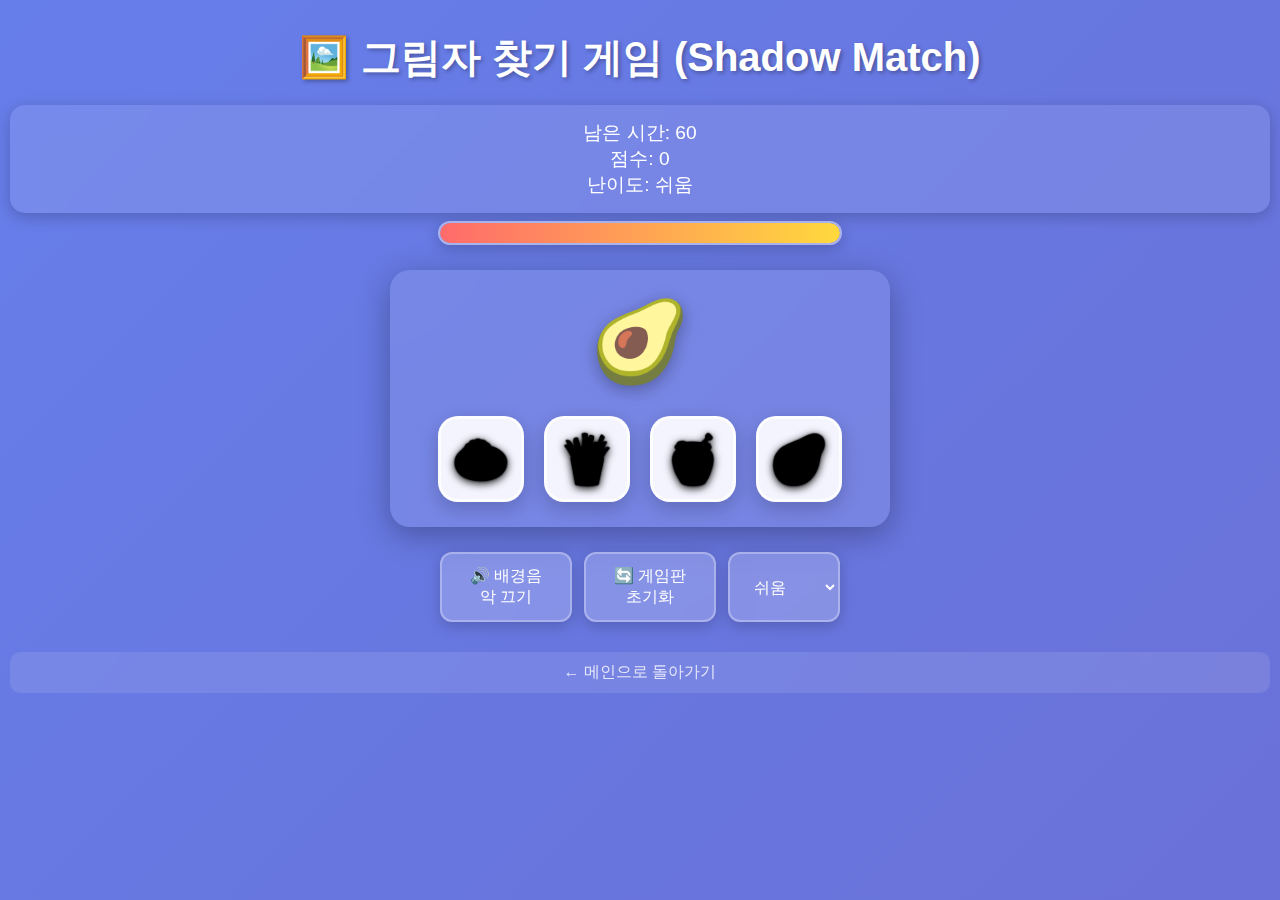
<file: games/shadow-match/index.html>
<!DOCTYPE html>
<html lang="ko">
<head>
  <meta charset="UTF-8">
  <meta name="viewport" content="width=device-width, initial-scale=1.0, user-scalable=no">
  <title>그림자 찾기 게임 (Shadow Match)</title>
  <link rel="stylesheet" href="style.css">
</head>
<body>
  <h1>🖼️ 그림자 찾기 게임 (Shadow Match)</h1>
  <div id="info">
    <span id="timer">남은 시간: 60</span>
    <span id="score">점수: 0</span>
    <span id="level">난이도: 쉬움</span>
  </div>
  <div id="timer-bar-wrapper">
    <div id="timer-bar" style="width:100%"></div>
  </div>
  <div id="question-area">
    <div id="question-img"></div>
    <div id="shadow-choices"></div>
  </div>
  <div id="message"></div>
  <div id="gameover" style="display:none;"></div>
  <div style="display:flex;justify-content:center;gap:12px;margin:24px auto 0 auto;max-width:400px;">
    <button id="music-toggle">🔊 배경음악 끄기</button>
    <button id="reset-board">🔄 게임판 초기화</button>
    <select id="difficulty">
      <option value="easy">쉬움</option>
      <option value="normal">보통</option>
      <option value="hard">어려움</option>
    </select>
  </div>
  <audio id="bgm" src="bgm.mp3" loop></audio>
  <a href="../../index.html" style="display:block;margin-top:30px;">← 메인으로 돌아가기</a>
  <script src="game.js"></script>
  <script>
    // 개발자 도구/우클릭/단축키 방지
    document.addEventListener('contextmenu', e => e.preventDefault());
    document.addEventListener('keydown', e => {
      if (
        e.key === 'F12' ||
        (e.ctrlKey && e.shiftKey && (e.key === 'I' || e.key === 'C')) ||
        (e.ctrlKey && e.key === 'U') ||
        (e.ctrlKey && e.key === 'S')
      ) {
        e.preventDefault();
        return false;
      }
    });
  </script>
</body>
</html>
</file>
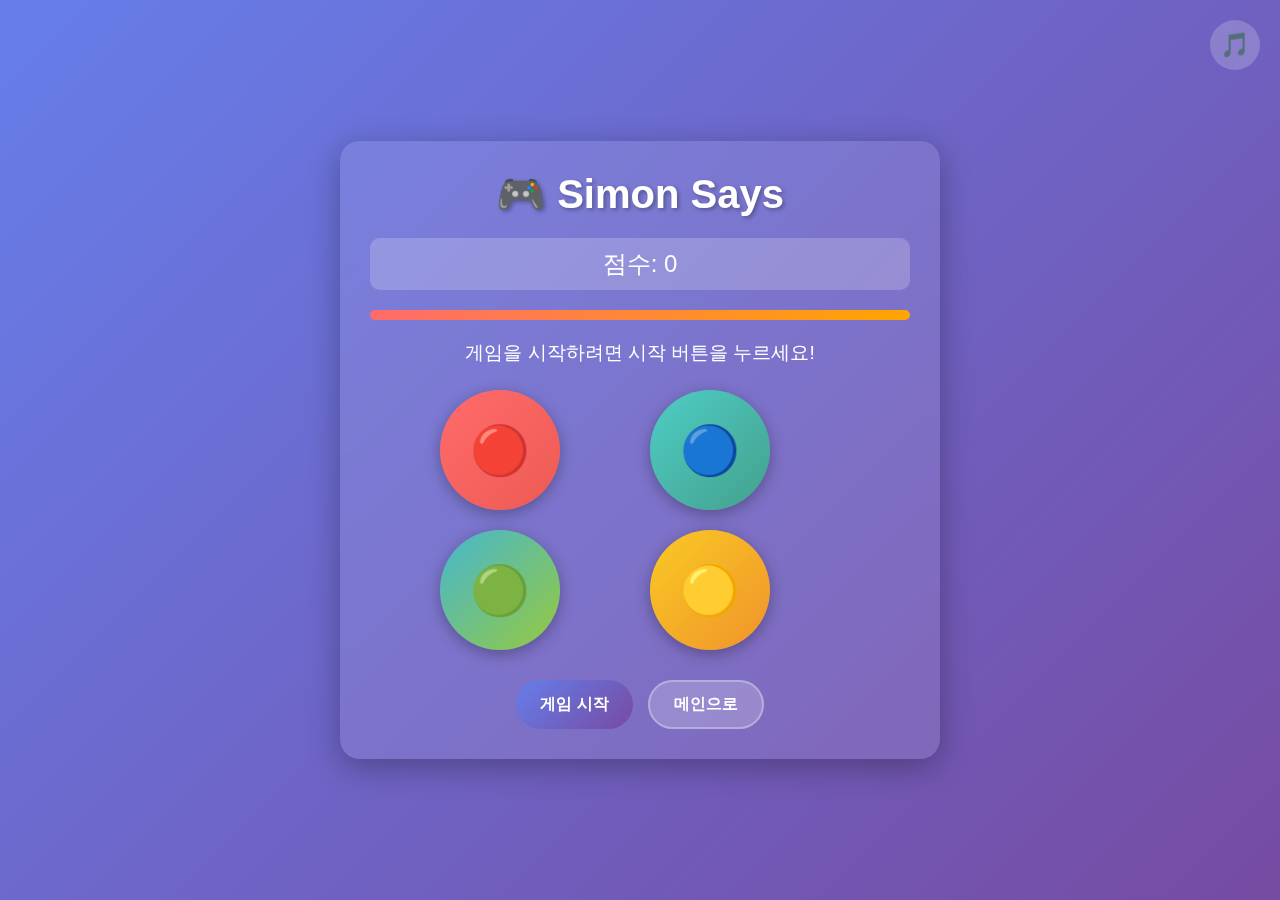
<file: games/simon-says/index.html>
<!DOCTYPE html>
<html lang="ko">
<head>
    <meta charset="UTF-8">
    <meta name="viewport" content="width=device-width, initial-scale=1.0">
    <title>Simon Says - 기억력 게임</title>
    <style>
        * {
            margin: 0;
            padding: 0;
            box-sizing: border-box;
        }

        body {
            font-family: 'Arial', sans-serif;
            background: linear-gradient(135deg, #667eea 0%, #764ba2 100%);
            min-height: 100vh;
            display: flex;
            justify-content: center;
            align-items: center;
            color: white;
            overflow: hidden;
        }

        .game-container {
            background: rgba(255, 255, 255, 0.1);
            backdrop-filter: blur(10px);
            border-radius: 20px;
            padding: 30px;
            text-align: center;
            box-shadow: 0 8px 32px rgba(0, 0, 0, 0.3);
            max-width: 600px;
            width: 90%;
        }

        h1 {
            font-size: 2.5em;
            margin-bottom: 20px;
            text-shadow: 2px 2px 4px rgba(0, 0, 0, 0.3);
        }

        .score-display {
            font-size: 1.5em;
            margin-bottom: 20px;
            background: rgba(255, 255, 255, 0.2);
            padding: 10px;
            border-radius: 10px;
        }

        .timer-bar {
            width: 100%;
            height: 10px;
            background: rgba(255, 255, 255, 0.3);
            border-radius: 5px;
            margin-bottom: 20px;
            overflow: hidden;
        }

        .timer-fill {
            height: 100%;
            background: linear-gradient(90deg, #ff6b6b, #ffa500);
            width: 100%;
            transition: width 0.1s linear;
        }

        .game-status {
            font-size: 1.2em;
            margin-bottom: 20px;
            min-height: 30px;
        }

        .simon-grid {
            display: grid;
            grid-template-columns: repeat(2, 1fr);
            gap: 20px;
            margin-bottom: 30px;
            max-width: 400px;
            margin-left: auto;
            margin-right: auto;
        }

        .simon-button {
            width: min(120px, 25vw);
            height: min(120px, 25vw);
            border: none;
            border-radius: 50%;
            cursor: pointer;
            font-size: min(3em, 8vw);
            transition: all 0.2s ease;
            box-shadow: 0 4px 15px rgba(0, 0, 0, 0.3);
            position: relative;
            overflow: hidden;
            -webkit-tap-highlight-color: transparent;
        }

        .simon-button::before {
            content: '';
            position: absolute;
            top: 0;
            left: 0;
            right: 0;
            bottom: 0;
            background: rgba(255, 255, 255, 0.3);
            opacity: 0;
            transition: opacity 0.2s ease;
        }

        .simon-button:hover::before {
            opacity: 1;
        }

        .simon-button.active::before {
            opacity: 1;
            background: rgba(255, 255, 255, 0.6);
        }

        .simon-button.red {
            background: linear-gradient(135deg, #ff6b6b, #ee5a52);
        }

        .simon-button.blue {
            background: linear-gradient(135deg, #4ecdc4, #44a08d);
        }

        .simon-button.green {
            background: linear-gradient(135deg, #45b7d1, #96c93d);
        }

        .simon-button.yellow {
            background: linear-gradient(135deg, #f9ca24, #f0932b);
        }

        .controls {
            display: flex;
            gap: 15px;
            justify-content: center;
            flex-wrap: wrap;
        }

        .btn {
            padding: 12px 24px;
            border: none;
            border-radius: 25px;
            cursor: pointer;
            font-size: 1em;
            font-weight: bold;
            transition: all 0.3s ease;
            text-decoration: none;
            display: inline-block;
            min-height: 44px;
            touch-action: manipulation;
        }

        .btn-primary {
            background: linear-gradient(135deg, #667eea, #764ba2);
            color: white;
        }

        .btn-primary:hover {
            transform: translateY(-2px);
            box-shadow: 0 5px 15px rgba(0, 0, 0, 0.3);
        }

        .btn-secondary {
            background: rgba(255, 255, 255, 0.2);
            color: white;
            border: 2px solid rgba(255, 255, 255, 0.3);
        }

        .btn-secondary:hover {
            background: rgba(255, 255, 255, 0.3);
            transform: translateY(-2px);
        }

        .music-toggle {
            position: fixed;
            top: 20px;
            right: 20px;
            background: rgba(255, 255, 255, 0.2);
            border: none;
            border-radius: 50%;
            width: 50px;
            height: 50px;
            cursor: pointer;
            font-size: 1.5em;
            color: white;
            backdrop-filter: blur(10px);
            transition: all 0.3s ease;
        }

        .music-toggle:hover {
            background: rgba(255, 255, 255, 0.3);
            transform: scale(1.1);
        }

        /* 모바일 최적화 */
        @media (max-width: 768px) {
            .game-container {
                padding: 20px;
            }
            
            h1 {
                font-size: 2em;
                margin-bottom: 15px;
            }
            
            .score-display {
                font-size: 1.3em;
                margin-bottom: 15px;
            }
            
            .simon-grid {
                gap: 15px;
                margin-bottom: 25px;
            }
            
            .simon-button {
                width: min(100px, 30vw);
                height: min(100px, 30vw);
                font-size: min(2.5em, 10vw);
            }
            
            .controls {
                gap: 10px;
            }
            
            .btn {
                padding: 10px 20px;
                font-size: 0.9em;
                min-height: 48px;
            }
        }

        @media (max-width: 480px) {
            .simon-button {
                width: min(80px, 35vw);
                height: min(80px, 35vw);
                font-size: min(2em, 12vw);
            }
        }

        .game-over {
            position: fixed;
            top: 0;
            left: 0;
            width: 100%;
            height: 100%;
            background: rgba(0, 0, 0, 0.8);
            display: none;
            justify-content: center;
            align-items: center;
            z-index: 1000;
        }

        .game-over-content {
            background: rgba(255, 255, 255, 0.1);
            backdrop-filter: blur(20px);
            padding: 40px;
            border-radius: 20px;
            text-align: center;
            max-width: 400px;
            width: 90%;
        }

        .game-over h2 {
            font-size: 2em;
            margin-bottom: 20px;
        }

        .final-score {
            font-size: 1.5em;
            margin-bottom: 30px;
            color: #f9ca24;
        }

        .share-section {
            margin-top: 20px;
            padding: 20px;
            background: rgba(255, 255, 255, 0.1);
            border-radius: 15px;
        }

        .share-title {
            font-size: 1.2em;
            margin-bottom: 15px;
            color: #f9ca24;
        }

        .share-btn {
            padding: 10px 20px;
            border: none;
            border-radius: 20px;
            cursor: pointer;
            font-size: 0.9em;
            font-weight: bold;
            transition: all 0.3s ease;
            display: flex;
            align-items: center;
            gap: 5px;
            background: #2196F3;
            color: white;
        }

        .share-btn:hover {
            background: #1976D2;
            transform: translateY(-2px);
        }

        .copy-success {
            position: fixed;
            top: 50%;
            left: 50%;
            transform: translate(-50%, -50%);
            background: rgba(0, 0, 0, 0.8);
            color: white;
            padding: 15px 25px;
            border-radius: 10px;
            font-size: 1.1em;
            z-index: 2000;
            display: none;
        }

        @media (max-width: 600px) {
            .game-container {
                padding: 20px;
            }

            h1 {
                font-size: 2em;
            }

            .simon-button {
                width: 100px;
                height: 100px;
                font-size: 2.5em;
            }

            .controls {
                flex-direction: column;
                align-items: center;
            }
        }
    </style>
</head>
<body>
    <button class="music-toggle" onclick="toggleMusic()">🎵</button>
    
    <div class="game-container">
        <h1>🎮 Simon Says</h1>
        <div class="score-display">점수: <span id="score">0</span></div>
        <div class="timer-bar">
            <div class="timer-fill" id="timer-fill"></div>
        </div>
        <div class="game-status" id="game-status">게임을 시작하려면 시작 버튼을 누르세요!</div>
        
        <div class="simon-grid">
            <button class="simon-button red" data-color="red" onclick="handleClick('red')">🔴</button>
            <button class="simon-button blue" data-color="blue" onclick="handleClick('blue')">🔵</button>
            <button class="simon-button green" data-color="green" onclick="handleClick('green')">🟢</button>
            <button class="simon-button yellow" data-color="yellow" onclick="handleClick('yellow')">🟡</button>
        </div>
        
        <div class="controls">
            <button class="btn btn-primary" onclick="startGame()">게임 시작</button>
            <a href="../../index.html" class="btn btn-secondary">메인으로</a>
        </div>
    </div>

    <div class="game-over" id="game-over">
        <div class="game-over-content">
            <h2>게임 종료!</h2>
            <div class="final-score">최종 점수: <span id="final-score">0</span></div>
            <div class="controls">
                <button class="btn btn-primary" onclick="restartGame()">다시 하기</button>
                <a href="../../index.html" class="btn btn-secondary">다른 게임</a>
            </div>
            
            <div class="share-section">
                <div class="share-title">🎯 친구들에게 도전해보세요!</div>
                <button class="share-btn" onclick="copyToClipboard()">
                    📋 결과 복사하기
                </button>
            </div>
        </div>
    </div>

    <div class="copy-success" id="copy-success">
        텍스트가 클립보드에 복사되었습니다! 📋
    </div>
        </div>
    </div>

    <audio id="bgMusic" loop>
        <source src="https://www.soundjay.com/misc/sounds/bell-ringing-05.wav" type="audio/wav">
    </audio>

    <script>
        // 게임 상태 변수들
        let score = 0;
        let sequence = [];
        let playerSequence = [];
        let currentIndex = 0;
        let gameActive = false;
        let isShowingSequence = false;
        let timer = null;
        let timeLeft = 100;
        let musicPlaying = false;

        // 색상별 사운드 효과 (실제로는 다른 사운드 파일을 사용해야 함)
        const sounds = {
            red: new Audio('https://www.soundjay.com/misc/sounds/bell-ringing-05.wav'),
            blue: new Audio('https://www.soundjay.com/misc/sounds/bell-ringing-05.wav'),
            green: new Audio('https://www.soundjay.com/misc/sounds/bell-ringing-05.wav'),
            yellow: new Audio('https://www.soundjay.com/misc/sounds/bell-ringing-05.wav')
        };

        // 개발자 도구 차단
        document.addEventListener('keydown', function(e) {
            if (e.key === 'F12' || (e.ctrlKey && e.shiftKey && e.key === 'I') || 
                (e.ctrlKey && e.shiftKey && e.key === 'C') || (e.ctrlKey && e.key === 'U')) {
                e.preventDefault();
                return false;
            }
        });

        document.addEventListener('contextmenu', function(e) {
            e.preventDefault();
            return false;
        });

        // 음악 토글
        function toggleMusic() {
            const music = document.getElementById('bgMusic');
            if (musicPlaying) {
                music.pause();
                musicPlaying = false;
            } else {
                music.play();
                musicPlaying = true;
            }
        }

        // 게임 시작
        function startGame() {
            score = 0;
            sequence = [];
            playerSequence = [];
            currentIndex = 0;
            gameActive = true;
            timeLeft = 100;
            
            updateScore();
            updateTimer();
            startTimer();
            generateSequence();
            showSequence();
        }

        // 시퀀스 생성
        function generateSequence() {
            const colors = ['red', 'blue', 'green', 'yellow'];
            sequence.push(colors[Math.floor(Math.random() * colors.length)]);
        }

        // 시퀀스 표시
        function showSequence() {
            isShowingSequence = true;
            document.getElementById('game-status').textContent = '시퀀스를 기억하세요!';
            
            let i = 0;
            const interval = setInterval(() => {
                if (i < sequence.length) {
                    highlightButton(sequence[i]);
                    i++;
                } else {
                    clearInterval(interval);
                    isShowingSequence = false;
                    playerSequence = [];
                    currentIndex = 0;
                    document.getElementById('game-status').textContent = '시퀀스를 따라해보세요!';
                    enableButtons();
                }
            }, 800);
        }

        // 버튼 하이라이트
        function highlightButton(color) {
            const button = document.querySelector(`[data-color="${color}"]`);
            button.classList.add('active');
            
            // 사운드 재생
            if (sounds[color]) {
                sounds[color].currentTime = 0;
                sounds[color].play();
            }
            
            setTimeout(() => {
                button.classList.remove('active');
            }, 400);
        }

        // 버튼 활성화
        function enableButtons() {
            const buttons = document.querySelectorAll('.simon-button');
            buttons.forEach(button => {
                button.style.pointerEvents = 'auto';
            });
        }

        // 버튼 비활성화
        function disableButtons() {
            const buttons = document.querySelectorAll('.simon-button');
            buttons.forEach(button => {
                button.style.pointerEvents = 'none';
            });
        }

        // 클릭 처리
        function handleClick(color) {
            if (!gameActive || isShowingSequence) return;
            
            playerSequence.push(color);
            highlightButton(color);
            
            if (playerSequence[currentIndex] === sequence[currentIndex]) {
                currentIndex++;
                
                if (currentIndex === sequence.length) {
                    // 시퀀스 완료
                    score += sequence.length * 10;
                    updateScore();
                    currentIndex = 0;
                    playerSequence = [];
                    disableButtons();
                    
                    setTimeout(() => {
                        generateSequence();
                        showSequence();
                    }, 1000);
                }
            } else {
                // 실패
                gameOver();
            }
        }

        // 타이머 시작
        function startTimer() {
            timer = setInterval(() => {
                timeLeft--;
                updateTimer();
                
                if (timeLeft <= 0) {
                    gameOver();
                }
            }, 1000);
        }

        // 타이머 업데이트
        function updateTimer() {
            const timerFill = document.getElementById('timer-fill');
            const percentage = (timeLeft / 100) * 100;
            timerFill.style.width = percentage + '%';
        }

        // 점수 업데이트
        function updateScore() {
            document.getElementById('score').textContent = score;
        }

        // 게임 오버
        function gameOver() {
            gameActive = false;
            clearInterval(timer);
            disableButtons();
            
            document.getElementById('final-score').textContent = score;
            document.getElementById('game-over').style.display = 'flex';
        }

        // 게임 재시작
        function restartGame() {
            document.getElementById('game-over').style.display = 'none';
            startGame();
        }

        // 공유 텍스트 생성
        function generateShareText() {
            const finalScore = document.getElementById('final-score').textContent;
            
            return `🧩 Simon Says 게임 결과!\n\n` +
                   `🎯 최종 점수: ${finalScore}점\n\n` +
                   `💪 너도 도전해봐! 순서 기억 게임으로 두뇌를 훈련해보세요!\n\n` +
                   `🎮 게임 링크: ${window.location.origin}${window.location.pathname.replace('/simon-says/index.html', '')}/index.html`;
        }

        // 클립보드 복사
        function copyToClipboard() {
            const shareText = generateShareText();
            
            if (navigator.clipboard) {
                navigator.clipboard.writeText(shareText).then(() => {
                    showCopySuccess();
                }).catch(err => {
                    fallbackCopyTextToClipboard(shareText);
                });
            } else {
                fallbackCopyTextToClipboard(shareText);
            }
        }

        // 클립보드 복사 폴백 (구형 브라우저 지원)
        function fallbackCopyTextToClipboard(text) {
            const textArea = document.createElement('textarea');
            textArea.value = text;
            textArea.style.position = 'fixed';
            textArea.style.left = '-999999px';
            textArea.style.top = '-999999px';
            document.body.appendChild(textArea);
            textArea.focus();
            textArea.select();
            
            try {
                document.execCommand('copy');
                showCopySuccess();
            } catch (err) {
                console.error('클립보드 복사 실패:', err);
            }
            
            document.body.removeChild(textArea);
        }

        // 복사 성공 메시지 표시
        function showCopySuccess() {
            const copySuccess = document.getElementById('copy-success');
            copySuccess.style.display = 'block';
            setTimeout(() => {
                copySuccess.style.display = 'none';
            }, 2000);
        }

        // 초기 버튼 비활성화
        disableButtons();
    </script>
</body>
</html>
</file>
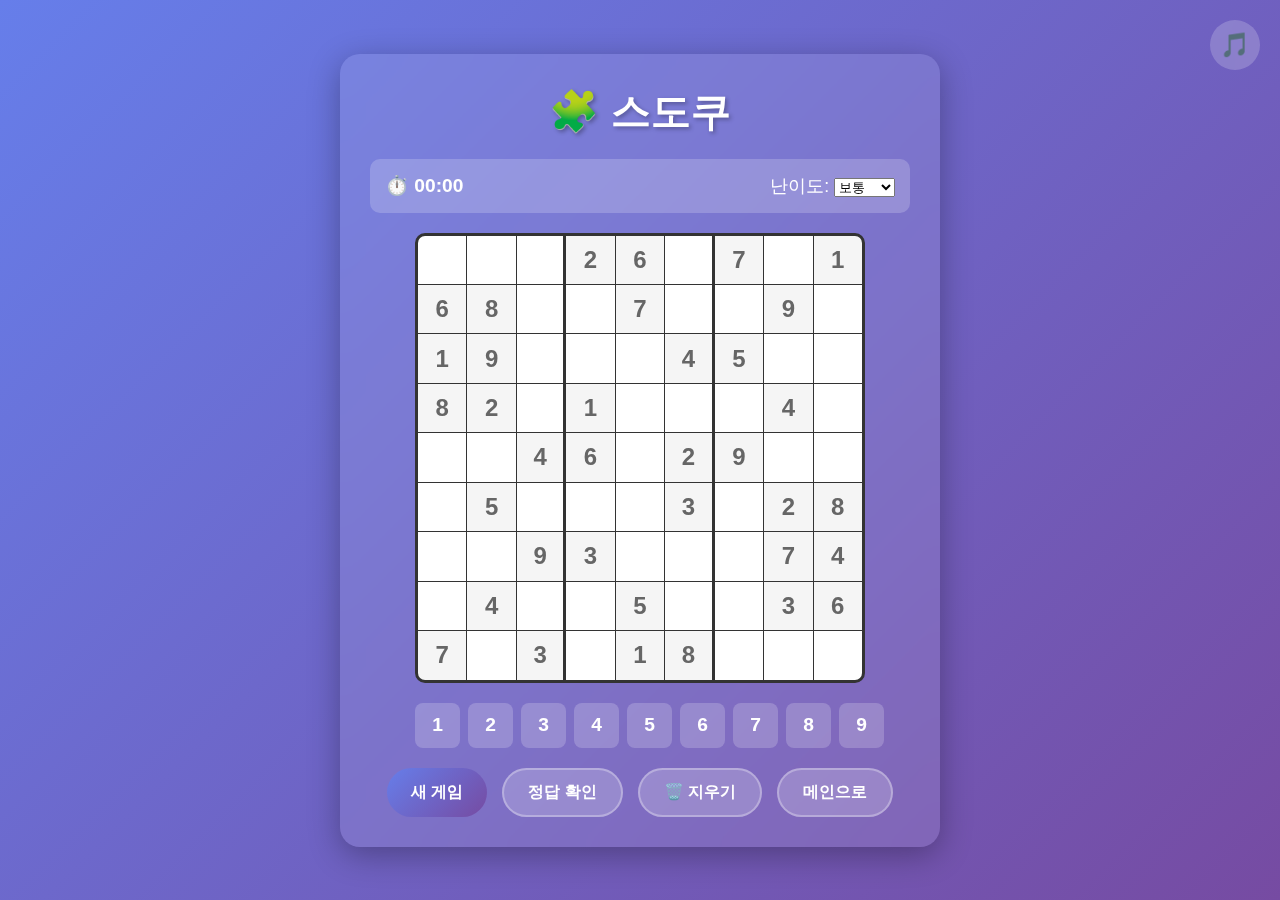
<file: games/sudoku/index.html>
<!DOCTYPE html>
<html lang="ko">
<head>
    <meta charset="UTF-8">
    <meta name="viewport" content="width=device-width, initial-scale=1.0, user-scalable=no">
    <title>스도쿠 게임</title>
    <style>
        * {
            margin: 0;
            padding: 0;
            box-sizing: border-box;
        }

        body {
            font-family: 'Arial', sans-serif;
            background: linear-gradient(135deg, #667eea 0%, #764ba2 100%);
            min-height: 100vh;
            display: flex;
            justify-content: center;
            align-items: center;
            color: white;
            overflow: hidden;
        }

        .game-container {
            background: rgba(255, 255, 255, 0.1);
            backdrop-filter: blur(10px);
            border-radius: 20px;
            padding: 30px;
            text-align: center;
            box-shadow: 0 8px 32px rgba(0, 0, 0, 0.3);
            max-width: 600px;
            width: 90%;
        }

        h1 {
            font-size: 2.5em;
            margin-bottom: 20px;
            text-shadow: 2px 2px 4px rgba(0, 0, 0, 0.3);
        }

        .game-info {
            display: flex;
            justify-content: space-between;
            align-items: center;
            margin-bottom: 20px;
            background: rgba(255, 255, 255, 0.2);
            padding: 15px;
            border-radius: 10px;
        }

        .timer {
            font-size: 1.2em;
            font-weight: bold;
        }

        .difficulty {
            font-size: 1.1em;
        }

        .sudoku-board {
            display: grid;
            grid-template-columns: repeat(9, 1fr);
            gap: 1px;
            width: min(450px, 90vw);
            height: min(450px, 90vw);
            margin: 0 auto 20px auto;
            background: #333;
            border: 3px solid #333;
            border-radius: 10px;
            overflow: hidden;
        }

        .cell {
            width: 100%;
            height: 100%;
            background: #fff;
            border: none;
            font-size: min(1.5em, 4vw);
            font-weight: bold;
            text-align: center;
            cursor: pointer;
            transition: all 0.2s ease;
            color: #333;
            -webkit-tap-highlight-color: transparent;
        }

        .cell:focus {
            outline: none;
            background: #e3f2fd;
            box-shadow: inset 0 0 0 2px #2196f3;
        }

        .cell.selected {
            background: #bbdefb;
            box-shadow: inset 0 0 0 2px #1976d2;
        }

        .cell.highlight {
            background: #f3e5f5;
        }

        .cell.error {
            background: #ffebee;
            color: #d32f2f;
        }

        .cell.original {
            background: #f5f5f5;
            color: #666;
            font-weight: bold;
        }

        .cell.original:focus {
            background: #f5f5f5;
        }

        /* 3x3 박스 경계선 */
        .cell:nth-child(3n) {
            border-right: 2px solid #333;
        }

        .cell:nth-child(9n) {
            border-right: none;
        }

        /* 가로 굵은 선 (3x3 박스 구분) */
        .sudoku-board > div:nth-child(n+19):nth-child(-n+27),
        .sudoku-board > div:nth-child(n+46):nth-child(-n+54) {
            border-bottom: 2px solid #333;
        }

        /* 세로 굵은 선 (3x3 박스 구분) */
        .cell:nth-child(3n) {
            border-right: 2px solid #333;
        }

        .cell:nth-child(9n) {
            border-right: none;
        }

        .number-pad {
            display: grid;
            grid-template-columns: repeat(9, 1fr);
            gap: 8px;
            margin-bottom: 20px;
            max-width: 450px;
            margin-left: auto;
            margin-right: auto;
        }

        .number-btn {
            width: min(45px, 10vw);
            height: min(45px, 10vw);
            border: none;
            border-radius: 8px;
            background: rgba(255, 255, 255, 0.2);
            color: white;
            font-size: min(1.2em, 3vw);
            font-weight: bold;
            cursor: pointer;
            transition: all 0.2s ease;
            -webkit-tap-highlight-color: transparent;
        }

        .number-btn:hover {
            background: rgba(255, 255, 255, 0.3);
            transform: scale(1.05);
        }

        .number-btn.active {
            background: #2196f3;
            box-shadow: 0 2px 8px rgba(33, 150, 243, 0.4);
        }

        .controls {
            display: flex;
            gap: 15px;
            justify-content: center;
            flex-wrap: wrap;
        }

        .btn {
            padding: 12px 24px;
            border: none;
            border-radius: 25px;
            cursor: pointer;
            font-size: 1em;
            font-weight: bold;
            transition: all 0.3s ease;
            text-decoration: none;
            display: inline-block;
            min-height: 44px;
            touch-action: manipulation;
        }

        .btn-primary {
            background: linear-gradient(135deg, #667eea, #764ba2);
            color: white;
        }

        .btn-primary:hover {
            transform: translateY(-2px);
            box-shadow: 0 5px 15px rgba(0, 0, 0, 0.3);
        }

        .btn-secondary {
            background: rgba(255, 255, 255, 0.2);
            color: white;
            border: 2px solid rgba(255, 255, 255, 0.3);
        }

        .btn-secondary:hover {
            background: rgba(255, 255, 255, 0.3);
            transform: translateY(-2px);
        }

        .music-toggle {
            position: fixed;
            top: 20px;
            right: 20px;
            background: rgba(255, 255, 255, 0.2);
            border: none;
            border-radius: 50%;
            width: 50px;
            height: 50px;
            cursor: pointer;
            font-size: 1.5em;
            color: white;
            backdrop-filter: blur(10px);
            transition: all 0.3s ease;
        }

        .music-toggle:hover {
            background: rgba(255, 255, 255, 0.3);
            transform: scale(1.1);
        }

        .game-over {
            position: fixed;
            top: 0;
            left: 0;
            width: 100%;
            height: 100%;
            background: rgba(0, 0, 0, 0.8);
            display: none;
            justify-content: center;
            align-items: center;
            z-index: 1000;
        }

        .game-over-content {
            background: rgba(255, 255, 255, 0.1);
            backdrop-filter: blur(20px);
            padding: 40px;
            border-radius: 20px;
            text-align: center;
            max-width: 400px;
            width: 90%;
        }

        .game-over h2 {
            font-size: 2em;
            margin-bottom: 20px;
        }

        .completion-time {
            font-size: 1.5em;
            margin-bottom: 30px;
            color: #4caf50;
        }

        .share-section {
            margin-top: 20px;
            padding: 20px;
            background: rgba(255, 255, 255, 0.1);
            border-radius: 15px;
        }

        .share-title {
            font-size: 1.2em;
            margin-bottom: 15px;
            color: #f9ca24;
        }

        .share-btn {
            padding: 10px 20px;
            border: none;
            border-radius: 20px;
            cursor: pointer;
            font-size: 0.9em;
            font-weight: bold;
            transition: all 0.3s ease;
            display: flex;
            align-items: center;
            gap: 5px;
            background: #2196F3;
            color: white;
        }

        .share-btn:hover {
            background: #1976D2;
            transform: translateY(-2px);
        }

        .copy-success {
            position: fixed;
            top: 50%;
            left: 50%;
            transform: translate(-50%, -50%);
            background: rgba(0, 0, 0, 0.8);
            color: white;
            padding: 15px 25px;
            border-radius: 10px;
            font-size: 1.1em;
            z-index: 2000;
            display: none;
        }

        /* 모바일 최적화 */
        @media (max-width: 768px) {
            .game-container {
                padding: 20px;
            }
            
            h1 {
                font-size: 2em;
                margin-bottom: 15px;
            }
            
            .game-info {
                padding: 12px;
                margin-bottom: 15px;
            }
            
            .timer {
                font-size: 1.1em;
            }
            
            .difficulty {
                font-size: 1em;
            }
            
            .sudoku-board {
                width: min(400px, 95vw);
                height: min(400px, 95vw);
                margin: 0 auto 15px auto;
            }
            
            .cell {
                font-size: min(1.3em, 5vw);
            }
            
            .number-pad {
                gap: 6px;
                margin-bottom: 15px;
            }
            
            .number-btn {
                width: min(40px, 12vw);
                height: min(40px, 12vw);
                font-size: min(1.1em, 4vw);
            }
            
            .controls {
                gap: 10px;
            }
            
            .btn {
                padding: 10px 20px;
                font-size: 0.9em;
                min-height: 48px;
            }
        }

        @media (max-width: 480px) {
            .sudoku-board {
                width: 95vw;
                height: 95vw;
            }
            
            .cell {
                font-size: min(1.1em, 6vw);
            }
            
            .number-btn {
                width: min(35px, 15vw);
                height: min(35px, 15vw);
                font-size: min(1em, 5vw);
            }
        }
    </style>
</head>
<body>
    <button class="music-toggle" onclick="toggleMusic()">🎵</button>
    
    <div class="game-container">
        <h1>🧩 스도쿠</h1>
        
        <div class="game-info">
            <div class="timer">⏱️ <span id="timer">00:00</span></div>
            <div class="difficulty">
                난이도: 
                <select id="difficulty-select" onchange="onDifficultyChange()">
                    <option value="easy">쉬움</option>
                    <option value="normal">보통</option>
                    <option value="hard">어려움</option>
                </select>
            </div>
        </div>
        
        <div class="sudoku-board" id="sudoku-board"></div>
        
        <div class="number-pad" id="number-pad"></div>
        
        <div class="controls">
            <button class="btn btn-primary" onclick="newGame()">새 게임</button>
            <button class="btn btn-secondary" onclick="checkSolution()">정답 확인</button>
            <button class="btn btn-secondary" onclick="clearCell()">🗑️ 지우기</button>
            <a href="../../index.html" class="btn btn-secondary">메인으로</a>
        </div>
    </div>

    <div class="game-over" id="game-over">
        <div class="game-over-content">
            <h2>🎉 완성!</h2>
            <div class="completion-time" id="completion-time">완성 시간: 00:00</div>
            <div class="controls">
                <button class="btn btn-primary" onclick="restartGame()">다시 하기</button>
                <a href="../../index.html" class="btn btn-secondary">다른 게임</a>
            </div>
            
            <div class="share-section">
                <div class="share-title">🎯 친구들에게 도전해보세요!</div>
                <button class="share-btn" onclick="copyToClipboard()">
                    📋 결과 복사하기
                </button>
            </div>
        </div>
    </div>

    <div class="copy-success" id="copy-success">
        텍스트가 클립보드에 복사되었습니다! 📋
    </div>

    <audio id="bgMusic" loop>
        <source src="https://www.soundjay.com/misc/sounds/bell-ringing-05.wav" type="audio/wav">
    </audio>

    <script>
        // 게임 상태
        let board = [];
        let solution = [];
        let selectedCell = null;
        let startTime = Date.now();
        let timerInterval;
        let musicPlaying = false;
        let currentDifficulty = 'normal';

        // 스도쿠 보드 생성
        function createBoard() {
            const boardElement = document.getElementById('sudoku-board');
            boardElement.innerHTML = '';
            
            for (let i = 0; i < 9; i++) {
                for (let j = 0; j < 9; j++) {
                    const cell = document.createElement('input');
                    cell.type = 'text';
                    cell.className = 'cell';
                    cell.maxLength = 1;
                    cell.dataset.row = i;
                    cell.dataset.col = j;
                    
                    cell.addEventListener('click', () => selectCell(cell));
                    cell.addEventListener('input', (e) => handleInput(e, i, j));
                    cell.addEventListener('keydown', (e) => handleKeydown(e, i, j));
                    
                    boardElement.appendChild(cell);
                }
            }
        }

        // 숫자 패드 생성
        function createNumberPad() {
            const padElement = document.getElementById('number-pad');
            padElement.innerHTML = '';
            
            for (let i = 1; i <= 9; i++) {
                const btn = document.createElement('button');
                btn.className = 'number-btn';
                btn.textContent = i;
                btn.onclick = () => inputNumber(i);
                padElement.appendChild(btn);
            }
        }

        // 셀 선택
        function selectCell(cell) {
            // 이전 선택 해제
            document.querySelectorAll('.cell').forEach(c => {
                c.classList.remove('selected');
                c.classList.remove('highlight');
            });
            
            // 새 셀 선택
            cell.classList.add('selected');
            selectedCell = cell;
            
            // 같은 숫자 하이라이트
            const value = cell.value;
            if (value) {
                document.querySelectorAll('.cell').forEach(c => {
                    if (c.value === value) {
                        c.classList.add('highlight');
                    }
                });
            }
            
            // 숫자 패드 활성화
            updateNumberPad();
        }

        // 입력 처리
        function handleInput(e, row, col) {
            const value = e.target.value;
            
            // 원본 셀은 수정 불가
            if (e.target.classList.contains('original')) {
                e.target.value = board[row][col];
                return;
            }
            
            // 숫자만 허용
            if (value && !/^[1-9]$/.test(value)) {
                e.target.value = '';
                return;
            }
            
            // 보드 업데이트
            if (value) {
                board[row][col] = parseInt(value);
            } else {
                board[row][col] = 0;
            }
            
            // 에러 체크
            checkErrors();
            updateNumberPad();
            
            // 완성 체크
            if (isComplete()) {
                endGame();
            }
        }

        // 키보드 입력 처리
        function handleKeydown(e, row, col) {
            if (e.key >= '1' && e.key <= '9') {
                inputNumber(parseInt(e.key));
            } else if (e.key === 'Backspace' || e.key === 'Delete') {
                clearCell();
            } else if (e.key === 'ArrowUp' && row > 0) {
                document.querySelector(`[data-row="${row-1}"][data-col="${col}"]`).click();
            } else if (e.key === 'ArrowDown' && row < 8) {
                document.querySelector(`[data-row="${row+1}"][data-col="${col}"]`).click();
            } else if (e.key === 'ArrowLeft' && col > 0) {
                document.querySelector(`[data-row="${row}"][data-col="${col-1}"]`).click();
            } else if (e.key === 'ArrowRight' && col < 8) {
                document.querySelector(`[data-row="${row}"][data-col="${col+1}"]`).click();
            }
        }

        // 숫자 입력
        function inputNumber(num) {
            if (selectedCell && !selectedCell.classList.contains('original')) {
                selectedCell.value = num;
                board[selectedCell.dataset.row][selectedCell.dataset.col] = num;
                checkErrors();
                updateNumberPad();
                
                if (isComplete()) {
                    endGame();
                }
            }
        }

        // 셀 지우기
        function clearCell() {
            if (selectedCell && !selectedCell.classList.contains('original')) {
                selectedCell.value = '';
                board[selectedCell.dataset.row][selectedCell.dataset.col] = 0;
                checkErrors();
                updateNumberPad();
            }
        }

        // 숫자 패드 업데이트
        function updateNumberPad() {
            document.querySelectorAll('.number-btn').forEach(btn => {
                btn.classList.remove('active');
            });
            
            if (selectedCell) {
                const value = selectedCell.value;
                if (value) {
                    const btn = document.querySelector(`.number-btn:nth-child(${value})`);
                    if (btn) btn.classList.add('active');
                }
            }
        }

        // 에러 체크
        function checkErrors() {
            document.querySelectorAll('.cell').forEach(cell => {
                cell.classList.remove('error');
            });
            
            // 행 체크
            for (let i = 0; i < 9; i++) {
                const row = board[i];
                const seen = new Set();
                for (let j = 0; j < 9; j++) {
                    if (row[j] !== 0) {
                        if (seen.has(row[j])) {
                            // 에러 표시
                            for (let k = 0; k < 9; k++) {
                                if (board[i][k] === row[j]) {
                                    document.querySelector(`[data-row="${i}"][data-col="${k}"]`).classList.add('error');
                                }
                            }
                        } else {
                            seen.add(row[j]);
                        }
                    }
                }
            }
            
            // 열 체크
            for (let j = 0; j < 9; j++) {
                const seen = new Set();
                for (let i = 0; i < 9; i++) {
                    if (board[i][j] !== 0) {
                        if (seen.has(board[i][j])) {
                            // 에러 표시
                            for (let k = 0; k < 9; k++) {
                                if (board[k][j] === board[i][j]) {
                                    document.querySelector(`[data-row="${k}"][data-col="${j}"]`).classList.add('error');
                                }
                            }
                        } else {
                            seen.add(board[i][j]);
                        }
                    }
                }
            }
            
            // 3x3 박스 체크
            for (let box = 0; box < 9; box++) {
                const seen = new Set();
                const startRow = Math.floor(box / 3) * 3;
                const startCol = (box % 3) * 3;
                
                for (let i = startRow; i < startRow + 3; i++) {
                    for (let j = startCol; j < startCol + 3; j++) {
                        if (board[i][j] !== 0) {
                            if (seen.has(board[i][j])) {
                                // 에러 표시
                                for (let k = startRow; k < startRow + 3; k++) {
                                    for (let l = startCol; l < startCol + 3; l++) {
                                        if (board[k][l] === board[i][j]) {
                                            document.querySelector(`[data-row="${k}"][data-col="${l}"]`).classList.add('error');
                                        }
                                    }
                                }
                            } else {
                                seen.add(board[i][j]);
                            }
                        }
                    }
                }
            }
        }

        // 완성 체크
        function isComplete() {
            for (let i = 0; i < 9; i++) {
                for (let j = 0; j < 9; j++) {
                    if (board[i][j] === 0) return false;
                }
            }
            return true;
        }

        // 게임 종료
        function endGame() {
            clearInterval(timerInterval);
            const completionTime = document.getElementById('completion-time');
            const timeElapsed = Math.floor((Date.now() - startTime) / 1000);
            const minutes = Math.floor(timeElapsed / 60);
            const seconds = timeElapsed % 60;
            completionTime.textContent = `완성 시간: ${minutes.toString().padStart(2, '0')}:${seconds.toString().padStart(2, '0')}`;
            
            document.getElementById('game-over').style.display = 'flex';
        }

        // 난이도 선택 핸들러
        function onDifficultyChange() {
            const sel = document.getElementById('difficulty-select');
            currentDifficulty = sel.value;
            newGame(true);
        }

        // 새 게임 (난이도 변경 시에는 난이도 유지)
        function newGame(keepDifficulty) {
            if (!keepDifficulty) {
                // 난이도 순환이 아니라, 드롭다운에서 선택하도록 변경
                // 아무 동작 없음
            }
            // 드롭다운 UI와 동기화
            document.getElementById('difficulty-select').value = currentDifficulty;
            generatePuzzle();
            startTimer();
        }

        // 게임 재시작
        function restartGame() {
            document.getElementById('game-over').style.display = 'none';
            generatePuzzle();
            startTimer();
        }

        // 타이머 시작
        function startTimer() {
            startTime = Date.now();
            clearInterval(timerInterval);
            
            timerInterval = setInterval(() => {
                const timeElapsed = Math.floor((Date.now() - startTime) / 1000);
                const minutes = Math.floor(timeElapsed / 60);
                const seconds = timeElapsed % 60;
                document.getElementById('timer').textContent = `${minutes.toString().padStart(2, '0')}:${seconds.toString().padStart(2, '0')}`;
            }, 1000);
        }

        // 정답 확인
        function checkSolution() {
            // 간단한 검증 (실제로는 더 복잡한 로직 필요)
            let isValid = true;
            
            // 빈 셀 체크
            for (let i = 0; i < 9; i++) {
                for (let j = 0; j < 9; j++) {
                    if (board[i][j] === 0) {
                        isValid = false;
                        break;
                    }
                }
            }
            
            if (isValid) {
                alert('🎉 정답입니다!');
            } else {
                alert('❌ 아직 완성되지 않았습니다.');
            }
        }

        // 퍼즐 생성 (난이도별 20개 중 무작위)
        function generatePuzzle() {
            // 난이도별 퍼즐 배열 (여기서는 각 3개만 예시, 실제로는 20개로 확장)
            const puzzles = {
                easy: [
                    [
                        [5,3,0,0,7,0,0,0,0],
                        [6,0,0,1,9,5,0,0,0],
                        [0,9,8,0,0,0,0,6,0],
                        [8,0,0,0,6,0,0,0,3],
                        [4,0,0,8,0,3,0,0,1],
                        [7,0,0,0,2,0,0,0,6],
                        [0,6,0,0,0,0,2,8,0],
                        [0,0,0,4,1,9,0,0,5],
                        [0,0,0,0,8,0,0,7,9]
                    ],
                    [
                        [0,0,0,6,0,0,4,0,0],
                        [7,0,0,0,0,3,6,0,0],
                        [0,0,0,0,9,1,0,8,0],
                        [0,0,0,0,0,0,0,0,0],
                        [0,5,0,1,8,0,0,0,3],
                        [0,0,0,3,0,6,0,4,5],
                        [0,4,0,2,0,0,0,6,0],
                        [9,0,3,0,0,0,0,0,0],
                        [0,2,0,0,0,0,1,0,0]
                    ],
                    [
                        [1,0,0,4,8,9,0,0,6],
                        [7,3,0,0,0,0,0,4,0],
                        [0,0,0,0,0,1,2,9,5],
                        [0,0,7,1,2,0,6,0,0],
                        [5,0,0,7,0,3,0,0,8],
                        [0,0,6,0,9,5,7,0,0],
                        [9,1,4,6,0,0,0,0,0],
                        [0,2,0,0,0,0,0,3,7],
                        [8,0,0,5,1,2,0,0,4]
                    ]
                ],
                normal: [
                    [
                        [0,0,0,2,6,0,7,0,1],
                        [6,8,0,0,7,0,0,9,0],
                        [1,9,0,0,0,4,5,0,0],
                        [8,2,0,1,0,0,0,4,0],
                        [0,0,4,6,0,2,9,0,0],
                        [0,5,0,0,0,3,0,2,8],
                        [0,0,9,3,0,0,0,7,4],
                        [0,4,0,0,5,0,0,3,6],
                        [7,0,3,0,1,8,0,0,0]
                    ],
                    [
                        [0,2,0,6,0,8,0,0,0],
                        [5,8,0,0,0,9,7,0,0],
                        [0,0,0,0,4,0,0,0,0],
                        [3,7,0,0,0,0,5,0,0],
                        [6,0,0,0,0,0,0,0,4],
                        [0,0,8,0,0,0,0,1,3],
                        [0,0,0,0,2,0,0,0,0],
                        [0,0,9,8,0,0,0,3,6],
                        [0,0,0,3,0,6,0,9,0]
                    ],
                    [
                        [0,0,0,0,0,7,0,0,9],
                        [0,0,0,0,0,0,0,4,5],
                        [0,0,0,0,0,0,0,3,0],
                        [0,0,1,0,0,0,0,0,0],
                        [0,0,0,0,8,0,0,0,0],
                        [0,0,0,0,0,0,2,0,0],
                        [0,0,0,0,0,0,0,0,0],
                        [0,0,0,0,1,0,0,0,0],
                        [0,0,0,0,0,0,0,0,0]
                    ]
                ],
                hard: [
                    [
                        [0,0,0,6,0,0,4,0,0],
                        [7,0,0,0,0,3,6,0,0],
                        [0,0,0,0,9,1,0,8,0],
                        [0,0,0,0,0,0,0,0,0],
                        [0,5,0,1,8,0,0,0,3],
                        [0,0,0,3,0,6,0,4,5],
                        [0,4,0,2,0,0,0,6,0],
                        [9,0,3,0,0,0,0,0,0],
                        [0,2,0,0,0,0,1,0,0]
                    ],
                    [
                        [0,0,0,0,0,0,0,0,0],
                        [0,0,0,0,0,0,0,0,0],
                        [0,0,0,0,0,0,0,0,0],
                        [0,0,0,0,0,0,0,0,0],
                        [0,0,0,0,0,0,0,0,0],
                        [0,0,0,0,0,0,0,0,0],
                        [0,0,0,0,0,0,0,0,0],
                        [0,0,0,0,0,0,0,0,0],
                        [0,0,0,0,0,0,0,0,0]
                    ],
                    [
                        [8,0,0,0,0,0,0,0,0],
                        [0,0,3,6,0,0,0,0,0],
                        [0,7,0,0,9,0,2,0,0],
                        [0,5,0,0,0,7,0,0,0],
                        [0,0,0,0,4,5,7,0,0],
                        [0,0,0,1,0,0,0,3,0],
                        [0,0,1,0,0,0,0,6,8],
                        [0,0,8,5,0,0,0,1,0],
                        [0,9,0,0,0,0,4,0,0]
                    ]
                ]
            };
            // 난이도별 무작위 퍼즐 선택
            const arr = puzzles[currentDifficulty];
            const idx = Math.floor(Math.random() * arr.length);
            board = JSON.parse(JSON.stringify(arr[idx]));
            solution = JSON.parse(JSON.stringify(arr[idx]));
            // 보드 표시
            updateBoard();
            // 선택 해제
            selectedCell = null;
            document.querySelectorAll('.cell').forEach(c => {
                c.classList.remove('selected', 'highlight', 'error');
            });
        }

        // 보드 업데이트
        function updateBoard() {
            const cells = document.querySelectorAll('.cell');
            for (let i = 0; i < 9; i++) {
                for (let j = 0; j < 9; j++) {
                    const cell = cells[i * 9 + j];
                    const value = board[i][j];
                    
                    if (value === 0) {
                        cell.value = '';
                        cell.classList.remove('original');
                    } else {
                        cell.value = value;
                        // 원본 숫자 표시
                        if (solution[i][j] !== 0) {
                            cell.classList.add('original');
                        } else {
                            cell.classList.remove('original');
                        }
                    }
                }
            }
        }

        // 음악 토글
        function toggleMusic() {
            const audio = document.getElementById('bgMusic');
            if (musicPlaying) {
                audio.pause();
                musicPlaying = false;
            } else {
                audio.play();
                musicPlaying = true;
            }
        }

        // 클립보드 복사
        function copyToClipboard() {
            const timeElapsed = Math.floor((Date.now() - startTime) / 1000);
            const minutes = Math.floor(timeElapsed / 60);
            const seconds = timeElapsed % 60;
            const timeString = `${minutes.toString().padStart(2, '0')}:${seconds.toString().padStart(2, '0')}`;
            
            const difficultyNames = { 'easy': '쉬움', 'normal': '보통', 'hard': '어려움' };
            const text = `🧩 스도쿠 ${difficultyNames[currentDifficulty]} 난이도 완성! ⏱️ ${timeString}\n\n🎮 인터넷 게임 모음에서 도전해보세요!`;
            
            navigator.clipboard.writeText(text).then(() => {
                const success = document.getElementById('copy-success');
                success.style.display = 'block';
                setTimeout(() => {
                    success.style.display = 'none';
                }, 2000);
            });
        }

        // 개발자 도구/우클릭/단축키 방지
        document.addEventListener('contextmenu', e => e.preventDefault());
        document.addEventListener('keydown', e => {
            if (
                e.key === 'F12' ||
                (e.ctrlKey && e.shiftKey && (e.key === 'I' || e.key === 'C')) ||
                (e.ctrlKey && e.key === 'U') ||
                (e.ctrlKey && e.key === 'S')
            ) {
                e.preventDefault();
                return false;
            }
        });

        // 초기화
        createBoard();
        createNumberPad();
        newGame(true);
    </script>
</body>
</html>
</file>
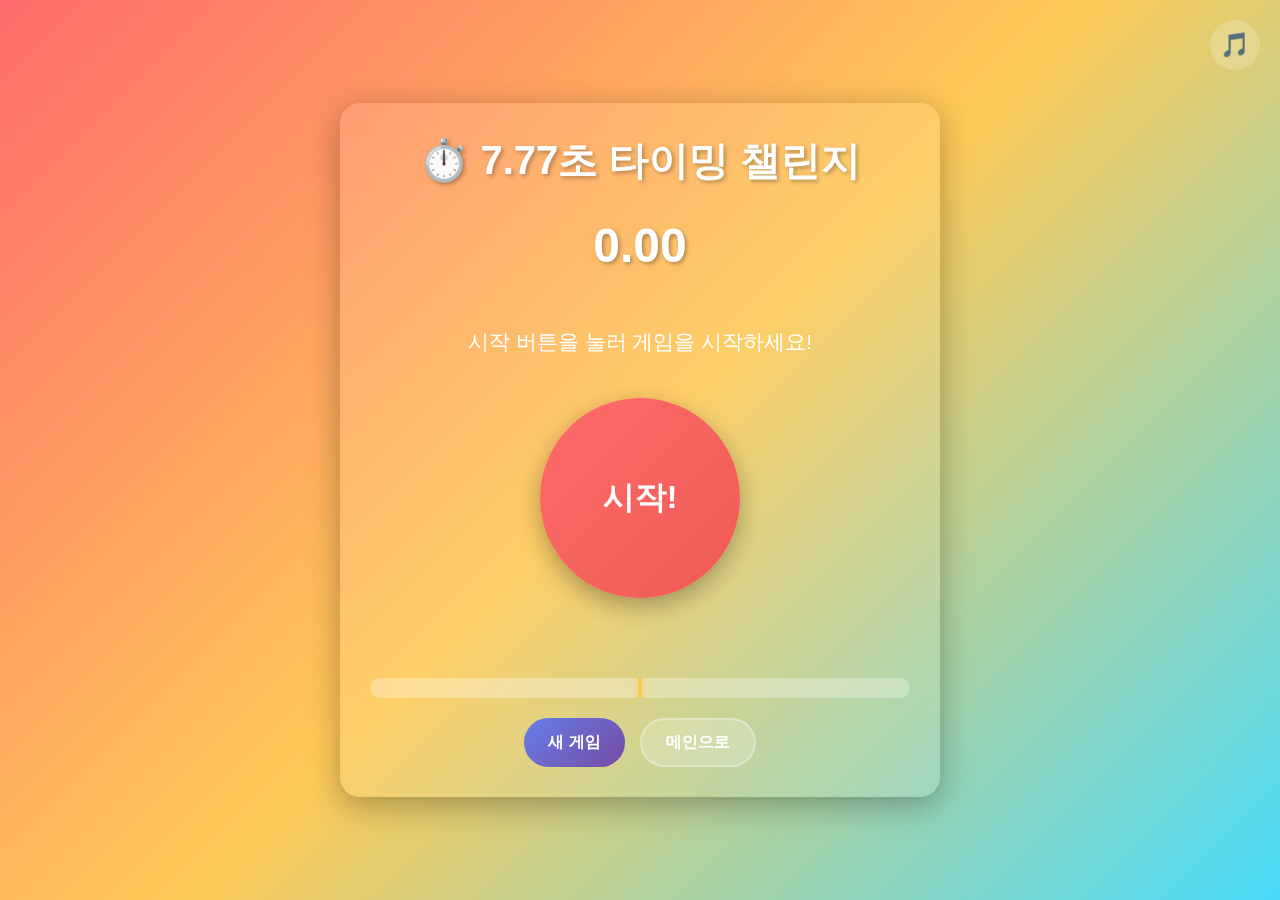
<file: games/timing-challenge/index.html>
<!DOCTYPE html>
<html lang="ko">
<head>
    <meta charset="UTF-8">
    <meta name="viewport" content="width=device-width, initial-scale=1.0, maximum-scale=1.0, user-scalable=no">
    <title>7.77초 타이밍 챌린지</title>
    <style>
        * {
            margin: 0;
            padding: 0;
            box-sizing: border-box;
        }

        body {
            font-family: 'Arial', sans-serif;
            background: linear-gradient(135deg, #ff6b6b 0%, #feca57 50%, #48dbfb 100%);
            min-height: 100vh;
            display: flex;
            justify-content: center;
            align-items: center;
            color: white;
            overflow: hidden;
        }

        .game-container {
            background: rgba(255, 255, 255, 0.1);
            backdrop-filter: blur(10px);
            border-radius: 20px;
            padding: 30px;
            text-align: center;
            box-shadow: 0 8px 32px rgba(0, 0, 0, 0.3);
            max-width: 600px;
            width: 90%;
        }

        h1 {
            font-size: 2.5em;
            margin-bottom: 20px;
            text-shadow: 2px 2px 4px rgba(0, 0, 0, 0.3);
        }

        .game-info {
            display: flex;
            justify-content: space-between;
            align-items: center;
            margin-bottom: 20px;
            background: rgba(255, 255, 255, 0.2);
            padding: 15px;
            border-radius: 10px;
        }



        .timer-display {
            font-size: 3em;
            font-weight: bold;
            margin: 30px 0;
            text-shadow: 2px 2px 4px rgba(0, 0, 0, 0.3);
            min-height: 80px;
        }

        .target-time {
            font-size: 1.5em;
            color: #feca57;
            font-weight: bold;
        }

        .game-status {
            font-size: 1.3em;
            margin-bottom: 30px;
            min-height: 40px;
        }

        .click-button {
            width: 200px;
            height: 200px;
            border: none;
            border-radius: 50%;
            background: linear-gradient(135deg, #ff6b6b, #ee5a52);
            color: white;
            font-size: 2em;
            font-weight: bold;
            cursor: pointer;
            transition: all 0.3s ease;
            box-shadow: 0 8px 25px rgba(0, 0, 0, 0.3);
            margin-bottom: 30px;
        }

        .click-button:hover {
            transform: scale(1.05);
            box-shadow: 0 12px 35px rgba(0, 0, 0, 0.4);
        }

        .click-button:active {
            transform: scale(0.95);
        }

        .click-button.disabled {
            background: #95a5a6;
            cursor: not-allowed;
            transform: none;
        }

        .click-button.disabled:hover {
            transform: none;
            box-shadow: 0 8px 25px rgba(0, 0, 0, 0.3);
        }

        .result-display {
            font-size: 1.2em;
            margin-bottom: 20px;
            min-height: 30px;
        }

        .accuracy-bar {
            width: 100%;
            height: 20px;
            background: rgba(255, 255, 255, 0.3);
            border-radius: 10px;
            margin-bottom: 20px;
            overflow: hidden;
            position: relative;
        }

        .accuracy-fill {
            height: 100%;
            background: linear-gradient(90deg, #ff6b6b, #feca57, #48dbfb);
            width: 0%;
            transition: width 0.5s ease;
            border-radius: 10px;
        }

        .target-line {
            position: absolute;
            top: 0;
            left: 50%;
            width: 4px;
            height: 100%;
            background: #feca57;
            transform: translateX(-50%);
            box-shadow: 0 0 10px rgba(254, 202, 87, 0.8);
        }

        .controls {
            display: flex;
            gap: 15px;
            justify-content: center;
            flex-wrap: wrap;
        }

        .btn {
            padding: 12px 24px;
            border: none;
            border-radius: 25px;
            cursor: pointer;
            font-size: 1em;
            font-weight: bold;
            transition: all 0.3s ease;
            text-decoration: none;
            display: inline-block;
        }

        .btn-primary {
            background: linear-gradient(135deg, #667eea, #764ba2);
            color: white;
        }

        .btn-primary:hover {
            transform: translateY(-2px);
            box-shadow: 0 5px 15px rgba(0, 0, 0, 0.3);
        }

        .btn-secondary {
            background: rgba(255, 255, 255, 0.2);
            color: white;
            border: 2px solid rgba(255, 255, 255, 0.3);
        }

        .btn-secondary:hover {
            background: rgba(255, 255, 255, 0.3);
            transform: translateY(-2px);
        }

        .music-toggle {
            position: fixed;
            top: 20px;
            right: 20px;
            background: rgba(255, 255, 255, 0.2);
            border: none;
            border-radius: 50%;
            width: 50px;
            height: 50px;
            cursor: pointer;
            font-size: 1.5em;
            color: white;
            backdrop-filter: blur(10px);
            transition: all 0.3s ease;
        }

        .music-toggle:hover {
            background: rgba(255, 255, 255, 0.3);
            transform: scale(1.1);
        }

        .game-over {
            position: fixed;
            top: 0;
            left: 0;
            width: 100%;
            height: 100%;
            background: rgba(0, 0, 0, 0.8);
            display: none;
            justify-content: center;
            align-items: center;
            z-index: 1000;
        }

        .game-over-content {
            background: rgba(255, 255, 255, 0.1);
            backdrop-filter: blur(20px);
            padding: 40px;
            border-radius: 20px;
            text-align: center;
            max-width: 500px;
            width: 90%;
        }

        .game-over h2 {
            font-size: 2em;
            margin-bottom: 20px;
        }

        .final-stats {
            font-size: 1.2em;
            margin-bottom: 30px;
            line-height: 1.6;
        }

        .best-time {
            color: #feca57;
            font-weight: bold;
        }

        .average-time {
            color: #48dbfb;
            font-weight: bold;
        }

        .share-section {
            margin-top: 20px;
            padding: 20px;
            background: rgba(255, 255, 255, 0.1);
            border-radius: 15px;
        }

        .share-title {
            font-size: 1.2em;
            margin-bottom: 15px;
            color: #feca57;
        }

        .share-buttons {
            display: flex;
            gap: 10px;
            justify-content: center;
            flex-wrap: wrap;
        }

        .share-btn {
            padding: 10px 20px;
            border: none;
            border-radius: 20px;
            cursor: pointer;
            font-size: 0.9em;
            font-weight: bold;
            transition: all 0.3s ease;
            display: flex;
            align-items: center;
            gap: 5px;
        }

        .share-btn.copy {
            background: #2196F3;
            color: white;
        }

        .share-btn.copy:hover {
            background: #1976D2;
            transform: translateY(-2px);
        }

        .copy-success {
            position: fixed;
            top: 50%;
            left: 50%;
            transform: translate(-50%, -50%);
            background: rgba(0, 0, 0, 0.8);
            color: white;
            padding: 15px 25px;
            border-radius: 10px;
            font-size: 1.1em;
            z-index: 2000;
            display: none;
        }

        @media (max-width: 768px) {
            .game-container {
                padding: 20px;
                margin: 10px;
                width: 95%;
            }

            h1 {
                font-size: 2em;
                margin-bottom: 15px;
            }

            .game-info {
                flex-direction: column;
                gap: 10px;
                padding: 10px;
            }

            .target-time {
                font-size: 1.3em;
            }

            .timer-display {
                font-size: 2.5em;
                margin: 20px 0;
                min-height: 60px;
            }

            .game-status {
                font-size: 1.1em;
                margin-bottom: 20px;
            }

            .click-button {
                width: 180px;
                height: 180px;
                font-size: 1.8em;
                margin-bottom: 20px;
            }

            .result-display {
                font-size: 1em;
                margin-bottom: 15px;
            }

            .accuracy-bar {
                height: 15px;
                margin-bottom: 15px;
            }

            .controls {
                gap: 10px;
            }

            .btn {
                padding: 10px 20px;
                font-size: 0.9em;
            }

            .share-section {
                margin-top: 15px;
                padding: 15px;
            }

            .share-title {
                font-size: 1.1em;
                margin-bottom: 10px;
            }

            .share-btn {
                padding: 12px 20px;
                font-size: 1em;
            }

            .game-over-content {
                padding: 30px 20px;
                max-width: 90%;
            }

            .game-over h2 {
                font-size: 1.8em;
            }

            .final-stats {
                font-size: 1.1em;
                line-height: 1.5;
            }
        }

        @media (max-width: 480px) {
            .game-container {
                padding: 15px;
                margin: 5px;
            }

            h1 {
                font-size: 1.8em;
            }

            .timer-display {
                font-size: 2.2em;
            }

            .click-button {
                width: 150px;
                height: 150px;
                font-size: 1.5em;
            }

            .btn {
                padding: 8px 16px;
                font-size: 0.85em;
            }

            .share-btn {
                padding: 10px 16px;
                font-size: 0.9em;
            }
        }

        /* 터치 디바이스 최적화 */
        @media (hover: none) and (pointer: coarse) {
            .click-button {
                min-height: 60px;
                min-width: 60px;
            }

            .btn {
                min-height: 44px;
                min-width: 44px;
            }

            .share-btn {
                min-height: 44px;
                min-width: 44px;
            }
        }
    </style>
</head>
<body>
    <button class="music-toggle" onclick="toggleMusic()">🎵</button>
    
    <div class="game-container">
        <h1>⏱️ 7.77초 타이밍 챌린지</h1>
        
        <div class="timer-display" id="timer">0.00</div>
        
        <div class="game-status" id="game-status">시작 버튼을 눌러 게임을 시작하세요!</div>
        
        <button class="click-button" id="click-button" onclick="handleClick()" ontouchstart="handleTouchStart(event)" ontouchend="handleTouchEnd(event)">시작!</button>
        
        <div class="result-display" id="result-display"></div>
        
        <div class="accuracy-bar">
            <div class="accuracy-fill" id="accuracy-fill"></div>
            <div class="target-line"></div>
        </div>
        
        <div class="controls">
            <button class="btn btn-primary" onclick="startGame()">새 게임</button>
            <a href="../../index.html" class="btn btn-secondary">메인으로</a>
        </div>
    </div>

    <div class="game-over" id="game-over">
        <div class="game-over-content">
            <h2>게임 종료!</h2>
            <div class="final-stats">
                <div>정확도: <span id="final-score">0</span>%</div>
                <div class="best-time">기록: <span id="best-accuracy">0</span>초</div>
                <div class="average-time">오차: <span id="average-error">0</span>초</div>
            </div>
            <div class="controls">
                <button class="btn btn-primary" onclick="restartGame()">다시 하기</button>
                <a href="../../index.html" class="btn btn-secondary">다른 게임</a>
            </div>
            
            <div class="share-section">
                <div class="share-title">🎯 친구들에게 도전해보세요!</div>
                <div class="share-buttons">
                    <button class="share-btn copy" onclick="copyToClipboard()">
                        📋 결과 복사하기
                    </button>
                </div>
            </div>
        </div>
    </div>

    <div class="copy-success" id="copy-success">
        텍스트가 클립보드에 복사되었습니다! 📋
    </div>
        </div>
    </div>

    <audio id="bgMusic" loop>
        <source src="https://www.soundjay.com/misc/sounds/bell-ringing-05.wav" type="audio/wav">
    </audio>

    <script>
        // 게임 상태 변수들
        let gameActive = false;
        let startTime = 0;
        let timerInterval = null;
        let currentTime = 0;
        let finalResult = null;
        let musicPlaying = false;

        const TARGET_TIME = 7.77;

        // 개발자 도구 차단
        document.addEventListener('keydown', function(e) {
            if (e.key === 'F12' || (e.ctrlKey && e.shiftKey && e.key === 'I') || 
                (e.ctrlKey && e.shiftKey && e.key === 'C') || (e.ctrlKey && e.key === 'U')) {
                e.preventDefault();
                return false;
            }
        });

        document.addEventListener('contextmenu', function(e) {
            e.preventDefault();
            return false;
        });

        // 음악 토글
        function toggleMusic() {
            const music = document.getElementById('bgMusic');
            if (musicPlaying) {
                music.pause();
                musicPlaying = false;
            } else {
                music.play();
                musicPlaying = true;
            }
        }

        // 게임 시작
        function startGame() {
            gameActive = false;
            currentTime = 0;
            finalResult = null;
            
            resetTimer();
            document.getElementById('game-status').textContent = '시작 버튼을 눌러 게임을 시작하세요!';
            document.getElementById('result-display').textContent = '';
            document.getElementById('accuracy-fill').style.width = '0%';
            
            const clickButton = document.getElementById('click-button');
            clickButton.textContent = '시작!';
            clickButton.className = 'click-button';
        }

        // 타이머 시작
        function startTimer() {
            startTime = Date.now();
            gameActive = true;
            currentTime = 0;
            
            timerInterval = setInterval(() => {
                currentTime = (Date.now() - startTime) / 1000;
                document.getElementById('timer').textContent = currentTime.toFixed(2);
            }, 10);
            
            document.getElementById('game-status').textContent = '7.77초에 맞춰서 클릭하세요!';
            document.getElementById('click-button').textContent = '클릭!';
        }

        // 타이머 리셋
        function resetTimer() {
            if (timerInterval) {
                clearInterval(timerInterval);
                timerInterval = null;
            }
            document.getElementById('timer').textContent = '0.00';
        }

        // 클릭 처리
        function handleClick() {
            if (!gameActive) {
                startTimer();
                return;
            }

            // 타이머 정지
            clearInterval(timerInterval);
            gameActive = false;
            
            // 결과 계산
            const timeDiff = Math.abs(currentTime - TARGET_TIME);
            const accuracy = Math.max(0, 100 - (timeDiff * 100));
            
            // 결과 저장
            finalResult = {
                time: currentTime,
                accuracy: accuracy,
                timeDiff: timeDiff
            };
            
            // 결과 표시
            const resultText = `시간: ${currentTime.toFixed(2)}초 | 오차: ${timeDiff.toFixed(2)}초 | 정확도: ${accuracy.toFixed(1)}%`;
            document.getElementById('result-display').textContent = resultText;
            
            // 정확도 바 업데이트
            const accuracyFill = document.getElementById('accuracy-fill');
            const accuracyPercent = (currentTime / (TARGET_TIME * 2)) * 100;
            accuracyFill.style.width = Math.min(100, accuracyPercent) + '%';
            
            // 게임 종료
            showGameOver();
        }

        // 터치 이벤트 처리 (모바일 최적화)
        function handleTouchStart(event) {
            event.preventDefault();
            // 터치 시작 시 시각적 피드백
            event.target.style.transform = 'scale(0.95)';
        }

        function handleTouchEnd(event) {
            event.preventDefault();
            // 터치 종료 시 원래 크기로 복원
            event.target.style.transform = 'scale(1)';
            // 클릭 처리
            handleClick();
        }



        // 게임 오버 표시
        function showGameOver() {
            document.getElementById('final-score').textContent = finalResult.accuracy.toFixed(1);
            document.getElementById('best-accuracy').textContent = finalResult.time.toFixed(2);
            document.getElementById('average-error').textContent = finalResult.timeDiff.toFixed(2);
            document.getElementById('game-over').style.display = 'flex';
        }

        // 게임 재시작
        function restartGame() {
            document.getElementById('game-over').style.display = 'none';
            startGame();
        }

        // 공유 텍스트 생성
        function generateShareText() {
            const accuracy = document.getElementById('final-score').textContent;
            const time = document.getElementById('best-accuracy').textContent;
            const error = document.getElementById('average-error').textContent;
            
            return `⏱️ 7.77초 타이밍 챌린지 결과!\n\n` +
                   `🎯 정확도: ${accuracy}%\n` +
                   `⏰ 기록: ${time}초\n` +
                   `📊 오차: ${error}초\n\n` +
                   `💪 너도 도전해봐! 정확한 타이밍 감각을 테스트해보세요!\n\n` +
                   `🎮 게임 링크: ${window.location.origin}${window.location.pathname.replace('/timing-challenge/index.html', '')}/index.html`;
        }



        // 클립보드 복사
        function copyToClipboard() {
            const shareText = generateShareText();
            
            if (navigator.clipboard) {
                navigator.clipboard.writeText(shareText).then(() => {
                    showCopySuccess();
                }).catch(err => {
                    fallbackCopyTextToClipboard(shareText);
                });
            } else {
                fallbackCopyTextToClipboard(shareText);
            }
        }

        // 클립보드 복사 폴백 (구형 브라우저 지원)
        function fallbackCopyTextToClipboard(text) {
            const textArea = document.createElement('textarea');
            textArea.value = text;
            textArea.style.position = 'fixed';
            textArea.style.left = '-999999px';
            textArea.style.top = '-999999px';
            document.body.appendChild(textArea);
            textArea.focus();
            textArea.select();
            
            try {
                document.execCommand('copy');
                showCopySuccess();
            } catch (err) {
                console.error('클립보드 복사 실패:', err);
            }
            
            document.body.removeChild(textArea);
        }

        // 복사 성공 메시지 표시
        function showCopySuccess() {
            const copySuccess = document.getElementById('copy-success');
            copySuccess.style.display = 'block';
            setTimeout(() => {
                copySuccess.style.display = 'none';
            }, 2000);
        }

        // 게임 시작
        startGame();
    </script>
</body>
</html>
</file>
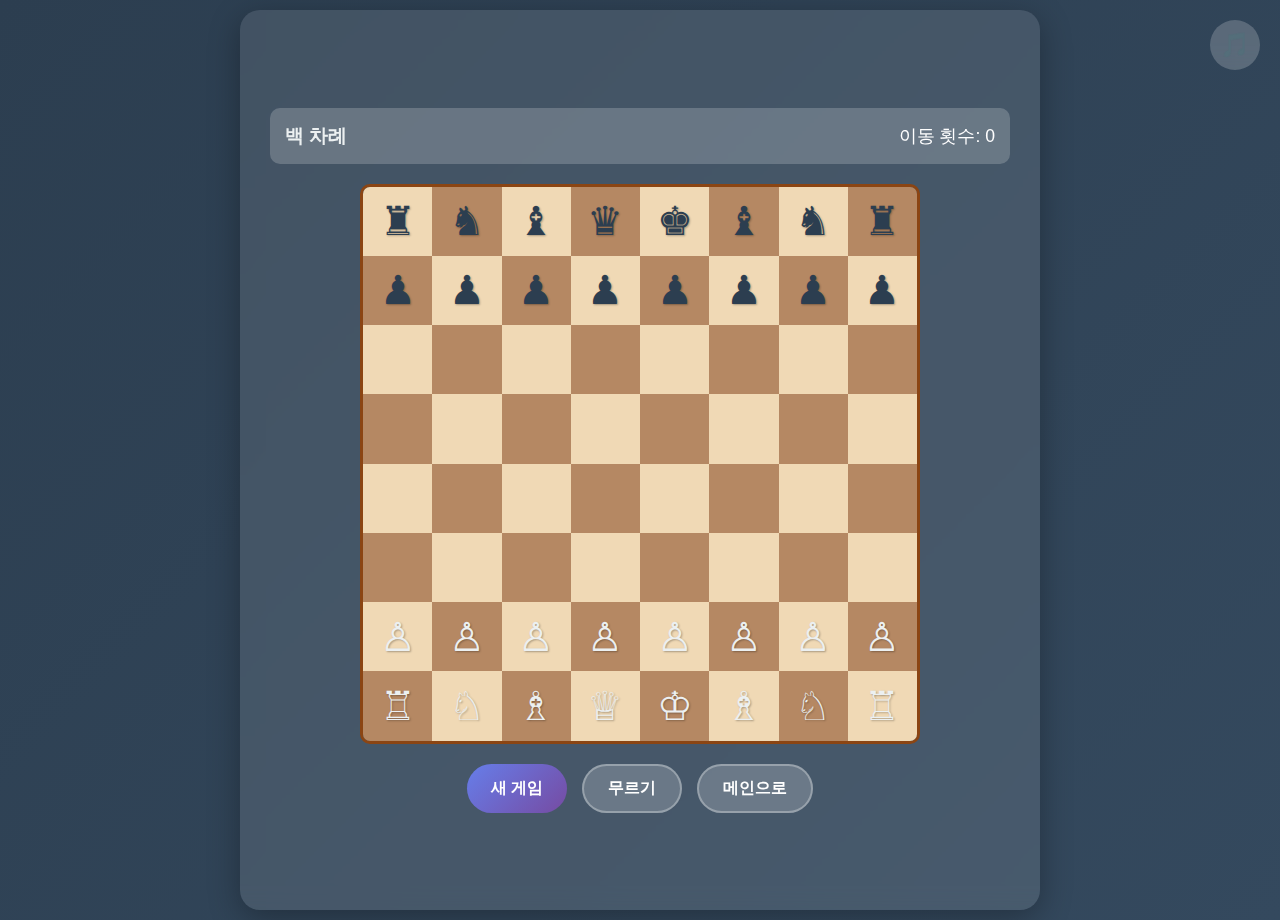
<file: games/chess/game.html>
<!DOCTYPE html>
<html lang="ko">
<head>
    <meta charset="UTF-8">
    <meta name="viewport" content="width=device-width, initial-scale=1.0">
    <title>체스 게임</title>
    <style>
        * {
            margin: 0;
            padding: 0;
            box-sizing: border-box;
        }

        body {
            font-family: 'Arial', sans-serif;
            background: linear-gradient(135deg, #2c3e50 0%, #34495e 100%);
            min-height: 100vh;
            display: flex;
            justify-content: center;
            align-items: center;
            color: white;
            overflow-x: hidden;
            overflow-y: auto;
            padding: 10px;
        }

        .game-container {
            background: rgba(255, 255, 255, 0.1);
            backdrop-filter: blur(10px);
            border-radius: 20px;
            padding: 30px;
            text-align: center;
            box-shadow: 0 8px 32px rgba(0, 0, 0, 0.3);
            max-width: 800px;
            width: 90%;
            min-height: 100vh;
            display: flex;
            flex-direction: column;
            justify-content: center;
        }

        h1 {
            font-size: 2.5em;
            margin-bottom: 20px;
            text-shadow: 2px 2px 4px rgba(0, 0, 0, 0.3);
        }

        .game-info {
            display: flex;
            justify-content: space-between;
            align-items: center;
            margin-bottom: 20px;
            background: rgba(255, 255, 255, 0.2);
            padding: 15px;
            border-radius: 10px;
        }

        .turn-indicator {
            font-size: 1.2em;
            font-weight: bold;
        }

        .turn-indicator.white {
            color: #ecf0f1;
        }

        .turn-indicator.black {
            color: #2c3e50;
        }

        .move-count {
            font-size: 1.1em;
        }

        .chess-board {
            display: grid;
            grid-template-columns: repeat(8, 1fr);
            grid-template-rows: repeat(8, 1fr);
            gap: 0;
            width: min(560px, 90vw);
            aspect-ratio: 1 / 1;
            margin: 0 auto 20px auto;
            border: 3px solid #8b4513;
            border-radius: 10px;
            overflow: hidden;
            max-width: 560px;
        }

        .square {
            width: 100%;
            height: 100%;
            aspect-ratio: 1 / 1;
            display: flex;
            justify-content: center;
            align-items: center;
            font-size: min(2.5em, 8vw);
            cursor: pointer;
            transition: all 0.2s ease;
            position: relative;
            -webkit-tap-highlight-color: transparent;
        }

        .square.white {
            background: #f0d9b5;
        }

        .square.black {
            background: #b58863;
        }

        .square.selected {
            background: #ffd700 !important;
            box-shadow: inset 0 0 10px rgba(0, 0, 0, 0.3);
        }

        .square.valid-move {
            background: #90ee90 !important;
            box-shadow: inset 0 0 10px rgba(0, 0, 0, 0.3);
        }

        .square.check {
            background: #ff6b6b !important;
            animation: pulse 1s infinite;
        }

        @keyframes pulse {
            0% { box-shadow: 0 0 0 0 rgba(255, 107, 107, 0.7); }
            70% { box-shadow: 0 0 0 10px rgba(255, 107, 107, 0); }
            100% { box-shadow: 0 0 0 0 rgba(255, 107, 107, 0); }
        }

        .piece {
            transition: all 0.2s ease;
            user-select: none;
        }

        .piece:hover {
            transform: scale(1.1);
        }

        /* 흑 기물 스타일 */
        .piece.black {
            color: #2c3e50;
            text-shadow: 1px 1px 2px rgba(0, 0, 0, 0.3);
        }

        /* 백 기물 스타일 */
        .piece.white {
            color: #ecf0f1;
            text-shadow: 1px 1px 2px rgba(0, 0, 0, 0.3);
        }

        .controls {
            display: flex;
            gap: 15px;
            justify-content: center;
            flex-wrap: wrap;
        }

        .btn {
            padding: 12px 24px;
            border: none;
            border-radius: 25px;
            cursor: pointer;
            font-size: 1em;
            font-weight: bold;
            transition: all 0.3s ease;
            text-decoration: none;
            display: inline-block;
            min-height: 44px;
            touch-action: manipulation;
        }

        .btn-primary {
            background: linear-gradient(135deg, #667eea, #764ba2);
            color: white;
        }

        .btn-primary:hover {
            transform: translateY(-2px);
            box-shadow: 0 5px 15px rgba(0, 0, 0, 0.3);
        }

        .btn-secondary {
            background: rgba(255, 255, 255, 0.2);
            color: white;
            border: 2px solid rgba(255, 255, 255, 0.3);
        }

        .btn-secondary:hover {
            background: rgba(255, 255, 255, 0.3);
            transform: translateY(-2px);
        }

        .music-toggle {
            position: fixed;
            top: 20px;
            right: 20px;
            background: rgba(255, 255, 255, 0.2);
            border: none;
            border-radius: 50%;
            width: 50px;
            height: 50px;
            cursor: pointer;
            font-size: 1.5em;
            color: white;
            backdrop-filter: blur(10px);
            transition: all 0.3s ease;
        }

        .music-toggle:hover {
            background: rgba(255, 255, 255, 0.3);
        }

        /* 모바일 최적화 */
        @media (max-width: 768px) {
            body {
                padding: 5px;
            }
            
            .game-container {
                padding: 15px;
                width: 95%;
                min-height: auto;
            }
            
            h1 {
                font-size: 1.8em;
                margin-bottom: 10px;
            }
            
            .game-info {
                padding: 10px;
                margin-bottom: 10px;
                flex-direction: column;
                gap: 5px;
            }
            
            .turn-indicator {
                font-size: 1em;
            }
            
            .move-count {
                font-size: 0.9em;
            }
            
            .chess-board {
                width: min(400px, 95vw);
                aspect-ratio: 1 / 1;
                margin: 0 auto 10px auto;
            }
            
            .square {
                font-size: min(2em, 8vw);
            }
            
            .controls {
                gap: 8px;
            }
            
            .btn {
                padding: 8px 16px;
                font-size: 0.85em;
                min-height: 44px;
            }
        }

        @media (max-width: 480px) {
            .game-container {
                padding: 10px;
                width: 98%;
            }
            
            h1 {
                font-size: 1.5em;
            }
            
            .chess-board {
                width: 98vw;
                aspect-ratio: 1 / 1;
            }
            
            .square {
                font-size: min(1.6em, 10vw);
            }
            
            .btn {
                padding: 6px 12px;
                font-size: 0.8em;
                min-height: 40px;
            }
        }

        .game-over {
            position: fixed;
            top: 0;
            left: 0;
            width: 100%;
            height: 100%;
            background: rgba(0, 0, 0, 0.8);
            display: none;
            justify-content: center;
            align-items: center;
            z-index: 1000;
        }

        .game-over-content {
            background: rgba(255, 255, 255, 0.1);
            backdrop-filter: blur(20px);
            padding: 40px;
            border-radius: 20px;
            text-align: center;
            max-width: 400px;
            width: 90%;
        }

        .game-over h2 {
            font-size: 2em;
            margin-bottom: 20px;
        }

        .winner {
            font-size: 1.5em;
            margin-bottom: 30px;
            color: #f9ca24;
        }

        .share-section {
            margin-top: 20px;
            padding: 20px;
            background: rgba(255, 255, 255, 0.1);
            border-radius: 15px;
        }

        .share-title {
            font-size: 1.2em;
            margin-bottom: 15px;
            color: #f9ca24;
        }

        .share-btn {
            padding: 10px 20px;
            border: none;
            border-radius: 20px;
            cursor: pointer;
            font-size: 0.9em;
            font-weight: bold;
            transition: all 0.3s ease;
            display: flex;
            align-items: center;
            gap: 5px;
            background: #2196F3;
            color: white;
        }

        .share-btn:hover {
            background: #1976D2;
            transform: translateY(-2px);
        }

        .copy-success {
            position: fixed;
            top: 50%;
            left: 50%;
            transform: translate(-50%, -50%);
            background: rgba(0, 0, 0, 0.8);
            color: white;
            padding: 15px 25px;
            border-radius: 10px;
            font-size: 1.1em;
            z-index: 2000;
            display: none;
        }


    </style>
</head>
<body>
    <button class="music-toggle" onclick="toggleMusic()">🎵</button>
    
    <div class="game-container">
        
        <div class="game-info">
            <div class="turn-indicator" id="turn-indicator">백 차례</div>
            <div class="move-count">이동 횟수: <span id="move-count">0</span></div>
        </div>
        
        <div class="chess-board" id="chess-board"></div>
        
        <div class="controls">
            <button class="btn btn-primary" onclick="resetGame()">새 게임</button>
            <button class="btn btn-secondary" onclick="undoMove()">무르기</button>
            <a href="../../" class="btn btn-secondary">메인으로</a>
        </div>
    </div>

    <div class="game-over" id="game-over">
        <div class="game-over-content">
            <h2>게임 종료!</h2>
            <div class="winner" id="winner-text">백이 승리했습니다!</div>
            <div class="controls">
                <button class="btn btn-primary" onclick="restartGame()">다시 하기</button>
                <a href="../../" class="btn btn-secondary">다른 게임</a>
            </div>
            
            <div class="share-section">
                <div class="share-title">🎯 친구들에게 도전해보세요!</div>
                <button class="share-btn" onclick="copyToClipboard()">
                    📋 결과 복사하기
                </button>
            </div>
        </div>
    </div>

    <div class="copy-success" id="copy-success">
        텍스트가 클립보드에 복사되었습니다! 📋
    </div>
        </div>
    </div>

    <audio id="bgMusic" loop>
        <source src="https://www.soundjay.com/misc/sounds/bell-ringing-05.wav" type="audio/wav">
    </audio>

    <script>
        // 체스 게임 상태
        let board = [];
        let selectedPiece = null;
        let validMoves = [];
        let currentPlayer = 'white';
        let moveCount = 0;
        let moveHistory = [];
        let musicPlaying = false;

        // 체스 기물 초기 배치
        const initialBoard = [
            ['♜', '♞', '♝', '♛', '♚', '♝', '♞', '♜'],
            ['♟', '♟', '♟', '♟', '♟', '♟', '♟', '♟'],
            ['', '', '', '', '', '', '', ''],
            ['', '', '', '', '', '', '', ''],
            ['', '', '', '', '', '', '', ''],
            ['', '', '', '', '', '', '', ''],
            ['♙', '♙', '♙', '♙', '♙', '♙', '♙', '♙'],
            ['♖', '♘', '♗', '♕', '♔', '♗', '♘', '♖']
        ];

        // 기물 정보
        const pieces = {
            '♔': { name: '백 킹', color: 'white', value: 1000 },
            '♕': { name: '백 퀸', color: 'white', value: 9 },
            '♖': { name: '백 룩', color: 'white', value: 5 },
            '♗': { name: '백 비숍', color: 'white', value: 3 },
            '♘': { name: '백 나이트', color: 'white', value: 3 },
            '♙': { name: '백 폰', color: 'white', value: 1 },
            '♚': { name: '흑 킹', color: 'black', value: 1000 },
            '♛': { name: '흑 퀸', color: 'black', value: 9 },
            '♜': { name: '흑 룩', color: 'black', value: 5 },
            '♝': { name: '흑 비숍', color: 'black', value: 3 },
            '♞': { name: '흑 나이트', color: 'black', value: 3 },
            '♟': { name: '흑 폰', color: 'black', value: 1 }
        };

        // 개발자 도구 차단
        document.addEventListener('keydown', function(e) {
            if (e.key === 'F12' || (e.ctrlKey && e.shiftKey && e.key === 'I') || 
                (e.ctrlKey && e.shiftKey && e.key === 'C') || (e.ctrlKey && e.key === 'U')) {
                e.preventDefault();
                return false;
            }
        });

        document.addEventListener('contextmenu', function(e) {
            e.preventDefault();
            return false;
        });

        // 음악 토글
        function toggleMusic() {
            const music = document.getElementById('bgMusic');
            if (musicPlaying) {
                music.pause();
                musicPlaying = false;
            } else {
                music.play();
                musicPlaying = true;
            }
        }

        // 게임 초기화
        function initGame() {
            board = JSON.parse(JSON.stringify(initialBoard));
            selectedPiece = null;
            validMoves = [];
            currentPlayer = 'white';
            moveCount = 0;
            moveHistory = [];
            renderBoard();
            updateUI();
        }

        // 보드 렌더링
        function renderBoard() {
            const boardElement = document.getElementById('chess-board');
            boardElement.innerHTML = '';

            for (let row = 0; row < 8; row++) {
                for (let col = 0; col < 8; col++) {
                    const square = document.createElement('div');
                    square.className = `square ${(row + col) % 2 === 0 ? 'white' : 'black'}`;
                    square.dataset.row = row;
                    square.dataset.col = col;

                    const piece = board[row][col];
                    if (piece) {
                        const pieceElement = document.createElement('div');
                        pieceElement.className = `piece ${pieces[piece].color}`;
                        pieceElement.textContent = piece;
                        square.appendChild(pieceElement);
                    }

                    // 선택된 기물 하이라이트
                    if (selectedPiece && selectedPiece.row === row && selectedPiece.col === col) {
                        square.classList.add('selected');
                    }

                    // 유효한 이동 위치 하이라이트
                    if (validMoves.some(move => move.row === row && move.col === col)) {
                        square.classList.add('valid-move');
                    }

                    square.addEventListener('click', () => handleSquareClick(row, col));
                    boardElement.appendChild(square);
                }
            }
        }

        // 사각형 클릭 처리
        function handleSquareClick(row, col) {
            const piece = board[row][col];
            
            // 기물 선택
            if (piece && pieces[piece].color === currentPlayer) {
                selectedPiece = { row, col, piece };
                validMoves = getValidMoves(row, col);
                renderBoard();
                return;
            }

            // 이동 실행
            if (selectedPiece && validMoves.some(move => move.row === row && move.col === col)) {
                const fromRow = selectedPiece.row;
                const fromCol = selectedPiece.col;
                const capturedPiece = board[row][col];

                // 이동 기록
                moveHistory.push({
                    from: { row: fromRow, col: fromCol },
                    to: { row, col },
                    piece: selectedPiece.piece,
                    captured: capturedPiece
                });

                // 기물 이동
                board[row][col] = selectedPiece.piece;
                board[fromRow][fromCol] = '';

                // 폰 승급
                if (selectedPiece.piece === '♙' && row === 0) {
                    board[row][col] = '♕';
                } else if (selectedPiece.piece === '♟' && row === 7) {
                    board[row][col] = '♛';
                }

                selectedPiece = null;
                validMoves = [];
                currentPlayer = currentPlayer === 'white' ? 'black' : 'white';
                moveCount++;

                renderBoard();
                updateUI();

                // 체크메이트 확인
                if (isCheckmate()) {
                    showGameOver();
                }
            }
        }

        // 유효한 이동 위치 계산
        function getValidMoves(row, col) {
            const piece = board[row][col];
            if (!piece) return [];

            const moves = [];
            const pieceInfo = pieces[piece];

            switch (piece) {
                case '♔': // 백 킹
                case '♚': // 흑 킹
                    for (let dr = -1; dr <= 1; dr++) {
                        for (let dc = -1; dc <= 1; dc++) {
                            if (dr === 0 && dc === 0) continue;
                            const newRow = row + dr;
                            const newCol = col + dc;
                            if (isValidPosition(newRow, newCol) && canMoveTo(newRow, newCol, pieceInfo.color)) {
                                moves.push({ row: newRow, col: newCol });
                            }
                        }
                    }
                    break;

                case '♕': // 백 퀸
                case '♛': // 흑 퀸
                    moves.push(...getRookMoves(row, col, pieceInfo.color));
                    moves.push(...getBishopMoves(row, col, pieceInfo.color));
                    break;

                case '♖': // 백 룩
                case '♜': // 흑 룩
                    moves.push(...getRookMoves(row, col, pieceInfo.color));
                    break;

                case '♗': // 백 비숍
                case '♝': // 흑 비숍
                    moves.push(...getBishopMoves(row, col, pieceInfo.color));
                    break;

                case '♘': // 백 나이트
                case '♞': // 흑 나이트
                    const knightMoves = [
                        [-2, -1], [-2, 1], [-1, -2], [-1, 2],
                        [1, -2], [1, 2], [2, -1], [2, 1]
                    ];
                    for (const [dr, dc] of knightMoves) {
                        const newRow = row + dr;
                        const newCol = col + dc;
                        if (isValidPosition(newRow, newCol) && canMoveTo(newRow, newCol, pieceInfo.color)) {
                            moves.push({ row: newRow, col: newCol });
                        }
                    }
                    break;

                case '♙': // 백 폰
                    if (row > 0 && board[row - 1][col] === '') {
                        moves.push({ row: row - 1, col });
                        if (row === 6 && board[row - 2][col] === '') {
                            moves.push({ row: row - 2, col });
                        }
                    }
                    // 대각선 공격
                    for (const dc of [-1, 1]) {
                        const newCol = col + dc;
                        if (isValidPosition(row - 1, newCol) && 
                            board[row - 1][newCol] && 
                            pieces[board[row - 1][newCol]].color === 'black') {
                            moves.push({ row: row - 1, col: newCol });
                        }
                    }
                    break;

                case '♟': // 흑 폰
                    if (row < 7 && board[row + 1][col] === '') {
                        moves.push({ row: row + 1, col });
                        if (row === 1 && board[row + 2][col] === '') {
                            moves.push({ row: row + 2, col });
                        }
                    }
                    // 대각선 공격
                    for (const dc of [-1, 1]) {
                        const newCol = col + dc;
                        if (isValidPosition(row + 1, newCol) && 
                            board[row + 1][newCol] && 
                            pieces[board[row + 1][newCol]].color === 'white') {
                            moves.push({ row: row + 1, col: newCol });
                        }
                    }
                    break;
            }

            return moves;
        }

        // 룩 이동
        function getRookMoves(row, col, color) {
            const moves = [];
            const directions = [[-1, 0], [1, 0], [0, -1], [0, 1]];
            
            for (const [dr, dc] of directions) {
                let newRow = row + dr;
                let newCol = col + dc;
                
                while (isValidPosition(newRow, newCol)) {
                    const targetPiece = board[newRow][newCol];
                    if (targetPiece === '') {
                        moves.push({ row: newRow, col: newCol });
                    } else {
                        if (pieces[targetPiece].color !== color) {
                            moves.push({ row: newRow, col: newCol });
                        }
                        break;
                    }
                    newRow += dr;
                    newCol += dc;
                }
            }
            
            return moves;
        }

        // 비숍 이동
        function getBishopMoves(row, col, color) {
            const moves = [];
            const directions = [[-1, -1], [-1, 1], [1, -1], [1, 1]];
            
            for (const [dr, dc] of directions) {
                let newRow = row + dr;
                let newCol = col + dc;
                
                while (isValidPosition(newRow, newCol)) {
                    const targetPiece = board[newRow][newCol];
                    if (targetPiece === '') {
                        moves.push({ row: newRow, col: newCol });
                    } else {
                        if (pieces[targetPiece].color !== color) {
                            moves.push({ row: newRow, col: newCol });
                        }
                        break;
                    }
                    newRow += dr;
                    newCol += dc;
                }
            }
            
            return moves;
        }

        // 위치 유효성 검사
        function isValidPosition(row, col) {
            return row >= 0 && row < 8 && col >= 0 && col < 8;
        }

        // 이동 가능성 검사
        function canMoveTo(row, col, color) {
            const targetPiece = board[row][col];
            return !targetPiece || pieces[targetPiece].color !== color;
        }

        // 체크메이트 확인 (간단한 버전)
        function isCheckmate() {
            // 킹이 잡혔는지 확인
            let whiteKing = false;
            let blackKing = false;
            
            for (let row = 0; row < 8; row++) {
                for (let col = 0; col < 8; col++) {
                    if (board[row][col] === '♔') whiteKing = true;
                    if (board[row][col] === '♚') blackKing = true;
                }
            }
            
            return !whiteKing || !blackKing;
        }

        // UI 업데이트
        function updateUI() {
            const turnIndicator = document.getElementById('turn-indicator');
            const moveCountElement = document.getElementById('move-count');
            
            turnIndicator.textContent = currentPlayer === 'white' ? '백 차례' : '흑 차례';
            turnIndicator.className = `turn-indicator ${currentPlayer}`;
            moveCountElement.textContent = moveCount;
        }

        // 게임 재시작
        function resetGame() {
            initGame();
        }

        // 무르기
        function undoMove() {
            if (moveHistory.length > 0) {
                const lastMove = moveHistory.pop();
                board[lastMove.from.row][lastMove.from.col] = lastMove.piece;
                board[lastMove.to.row][lastMove.to.col] = lastMove.captured;
                
                currentPlayer = currentPlayer === 'white' ? 'black' : 'white';
                moveCount--;
                
                selectedPiece = null;
                validMoves = [];
                
                renderBoard();
                updateUI();
            }
        }

        // 게임 오버 표시
        function showGameOver() {
            const winner = currentPlayer === 'white' ? '흑' : '백';
            document.getElementById('winner-text').textContent = `${winner}이 승리했습니다!`;
            document.getElementById('game-over').style.display = 'flex';
        }

        // 게임 재시작
        function restartGame() {
            document.getElementById('game-over').style.display = 'none';
            initGame();
        }

        // 공유 텍스트 생성
        function generateShareText() {
            const winner = document.getElementById('winner-text').textContent;
            const moveCount = document.getElementById('move-count').textContent;
            
            return `♔ 체스 게임 결과!\n\n` +
                   `🏆 ${winner}\n` +
                   `📊 총 이동 횟수: ${moveCount}회\n\n` +
                   `💪 너도 도전해봐! 전략적 사고를 키워보세요!\n\n` +
                   `🎮 게임 링크: https://onlineminigame.kro.kr/`;
        }

        // 클립보드 복사
        function copyToClipboard() {
            const shareText = generateShareText();
            
            if (navigator.clipboard) {
                navigator.clipboard.writeText(shareText).then(() => {
                    showCopySuccess();
                }).catch(err => {
                    fallbackCopyTextToClipboard(shareText);
                });
            } else {
                fallbackCopyTextToClipboard(shareText);
            }
        }

        // 클립보드 복사 폴백 (구형 브라우저 지원)
        function fallbackCopyTextToClipboard(text) {
            const textArea = document.createElement('textarea');
            textArea.value = text;
            textArea.style.position = 'fixed';
            textArea.style.left = '-999999px';
            textArea.style.top = '-999999px';
            document.body.appendChild(textArea);
            textArea.focus();
            textArea.select();
            
            try {
                document.execCommand('copy');
                showCopySuccess();
            } catch (err) {
                console.error('클립보드 복사 실패:', err);
            }
            
            document.body.removeChild(textArea);
        }

        // 복사 성공 메시지 표시
        function showCopySuccess() {
            const copySuccess = document.getElementById('copy-success');
            copySuccess.style.display = 'block';
            setTimeout(() => {
                copySuccess.style.display = 'none';
            }, 2000);
        }

        // 게임 시작
        initGame();
    </script>
</body>
</html>
</file>
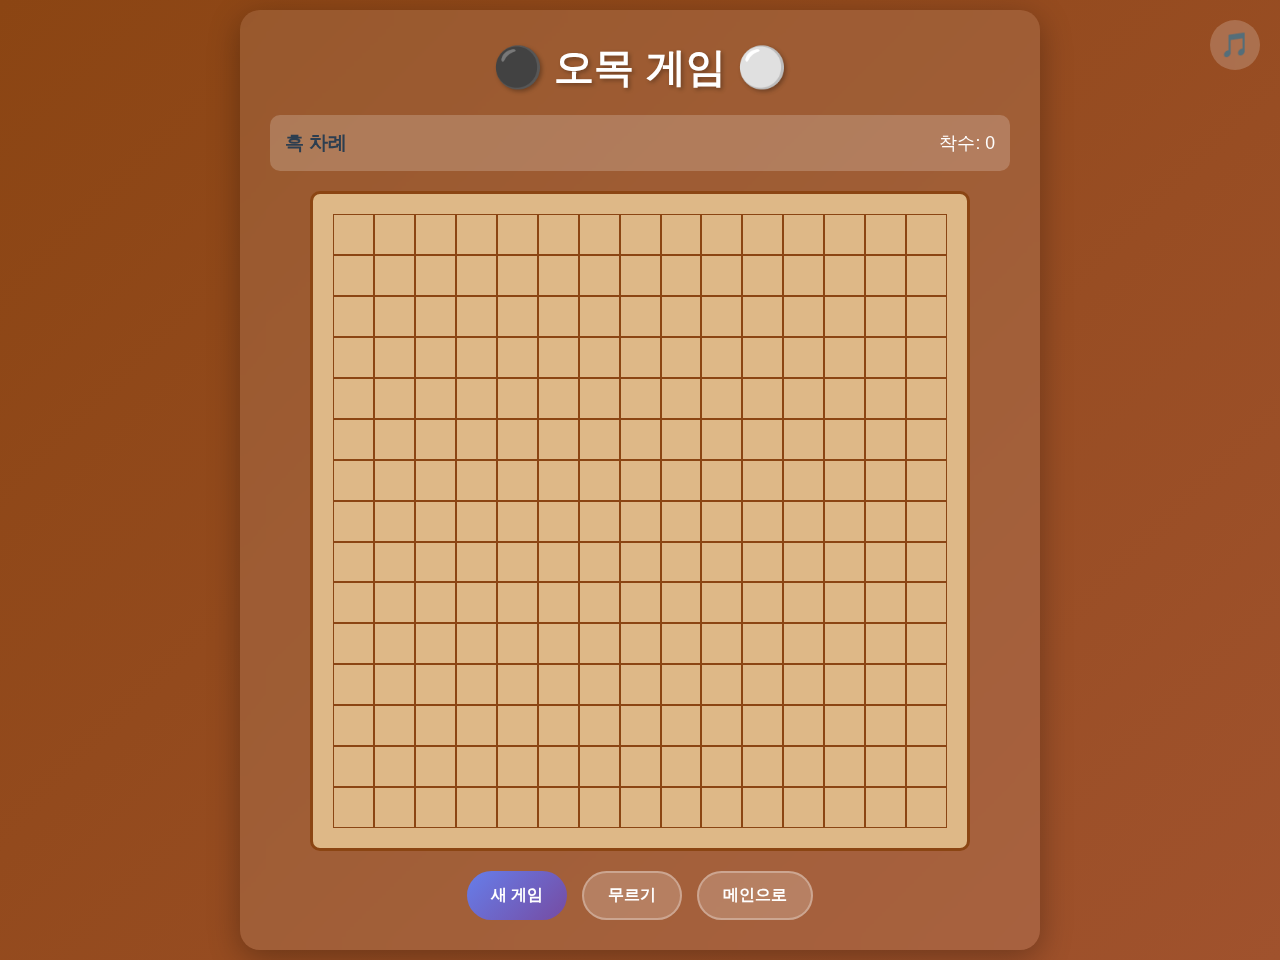
<file: games/omok/game.html>
<!DOCTYPE html>
<html lang="ko">
<head>
    <meta charset="UTF-8">
    <meta name="viewport" content="width=device-width, initial-scale=1.0">
    <title>오목 게임</title>
    <style>
        * {
            margin: 0;
            padding: 0;
            box-sizing: border-box;
        }

        body {
            font-family: 'Arial', sans-serif;
            background: linear-gradient(135deg, #8B4513 0%, #A0522D 25%, #CD853F 50%, #D2691E 75%, #B8860B 100%);
            background-size: 400% 400%;
            animation: gradientShift 15s ease infinite;
            min-height: 100vh;
            display: flex;
            justify-content: center;
            align-items: center;
            color: white;
            overflow-x: hidden;
            overflow-y: auto;
            padding: 10px;
        }

        @keyframes gradientShift {
            0% { background-position: 0% 50%; }
            50% { background-position: 100% 50%; }
            100% { background-position: 0% 50%; }
        }

        .game-container {
            background: rgba(255, 255, 255, 0.1);
            backdrop-filter: blur(10px);
            border-radius: 20px;
            padding: 30px;
            text-align: center;
            box-shadow: 0 8px 32px rgba(0, 0, 0, 0.3);
            max-width: 800px;
            width: 90%;
            min-height: 100vh;
            display: flex;
            flex-direction: column;
            justify-content: center;
        }

        h1 {
            font-size: 2.5em;
            margin-bottom: 20px;
            text-shadow: 2px 2px 4px rgba(0, 0, 0, 0.3);
        }

        .game-info {
            display: flex;
            justify-content: space-between;
            align-items: center;
            margin-bottom: 20px;
            background: rgba(255, 255, 255, 0.2);
            padding: 15px;
            border-radius: 10px;
        }

        .turn-indicator {
            font-size: 1.2em;
            font-weight: bold;
        }

        .turn-indicator.black {
            color: #2c3e50;
        }

        .turn-indicator.white {
            color: #ecf0f1;
        }

        .move-count {
            font-size: 1.1em;
        }

        .omok-board {
            display: grid;
            grid-template-columns: repeat(15, 1fr);
            grid-template-rows: repeat(15, 1fr);
            gap: 0;
            width: min(660px, 90vw);
            aspect-ratio: 1 / 1;
            margin: 0 auto 20px auto;
            background: #DEB887;
            border: 3px solid #8B4513;
            border-radius: 10px;
            padding: min(20px, 3vw);
            position: relative;
            max-width: 100%;
        }

        .board-cell {
            width: 100%;
            height: 100%;
            aspect-ratio: 1 / 1;
            border: 1px solid #8B4513;
            display: flex;
            justify-content: center;
            align-items: center;
            cursor: pointer;
            transition: all 0.2s ease;
            position: relative;
            background: #DEB887;
            -webkit-tap-highlight-color: transparent;
        }

        .board-cell:hover {
            background: rgba(255, 255, 255, 0.3);
        }

        .board-cell.last-move {
            background: rgba(255, 215, 0, 0.3);
        }

        .stone {
            width: 90%;
            height: 90%;
            border-radius: 50%;
            border: 2px solid #000;
            transition: all 0.3s ease;
            position: relative;
        }

        .stone.black {
            background: radial-gradient(circle at 30% 30%, #666, #000);
            box-shadow: 2px 2px 4px rgba(0, 0, 0, 0.5);
        }

        .stone.white {
            background: radial-gradient(circle at 30% 30%, #fff, #ccc);
            box-shadow: 2px 2px 4px rgba(0, 0, 0, 0.3);
        }

        .stone.winning {
            animation: winning-pulse 1s infinite;
        }

        @keyframes winning-pulse {
            0% { transform: scale(1); box-shadow: 0 0 0 0 rgba(255, 215, 0, 0.7); }
            50% { transform: scale(1.1); box-shadow: 0 0 0 10px rgba(255, 215, 0, 0); }
            100% { transform: scale(1); box-shadow: 0 0 0 0 rgba(255, 215, 0, 0); }
        }

        .controls {
            display: flex;
            gap: 15px;
            justify-content: center;
            flex-wrap: wrap;
        }

        .btn {
            padding: 12px 24px;
            border: none;
            border-radius: 25px;
            cursor: pointer;
            font-size: 1em;
            font-weight: bold;
            transition: all 0.3s ease;
            text-decoration: none;
            display: inline-block;
            min-height: 44px;
            touch-action: manipulation;
        }

        .btn-primary {
            background: linear-gradient(135deg, #667eea, #764ba2);
            color: white;
        }

        .btn-primary:hover {
            transform: translateY(-2px);
            box-shadow: 0 5px 15px rgba(0, 0, 0, 0.3);
        }

        .btn-secondary {
            background: rgba(255, 255, 255, 0.2);
            color: white;
            border: 2px solid rgba(255, 255, 255, 0.3);
        }

        .btn-secondary:hover {
            background: rgba(255, 255, 255, 0.3);
            transform: translateY(-2px);
        }

        .music-toggle {
            position: fixed;
            top: 20px;
            right: 20px;
            background: rgba(255, 255, 255, 0.2);
            border: none;
            border-radius: 50%;
            width: 50px;
            height: 50px;
            cursor: pointer;
            font-size: 1.5em;
            color: white;
            backdrop-filter: blur(10px);
            transition: all 0.3s ease;
        }

        .music-toggle:hover {
            background: rgba(255, 255, 255, 0.3);
            transform: scale(1.1);
        }

        /* 모바일 최적화 */
        @media (max-width: 768px) {
            body {
                padding: 5px;
            }
            
            .game-container {
                padding: 15px;
                width: 95%;
                min-height: auto;
            }
            
            h1 {
                font-size: 1.8em;
                margin-bottom: 10px;
            }
            
            .game-info {
                padding: 10px;
                margin-bottom: 10px;
                flex-direction: column;
                gap: 5px;
            }
            
            .turn-indicator {
                font-size: 1em;
            }
            
            .move-count {
                font-size: 0.9em;
            }
            
            .omok-board {
                width: min(400px, 85vw);
                aspect-ratio: 1 / 1;
                margin: 0 auto 10px auto;
                padding: 10px;
            }
            
            .controls {
                gap: 8px;
            }
            
            .btn {
                padding: 8px 16px;
                font-size: 0.85em;
                min-height: 44px;
            }
        }

        @media (max-width: 480px) {
            .game-container {
                padding: 10px;
                width: 98%;
            }
            
            h1 {
                font-size: 1.5em;
            }
            
            .omok-board {
                width: 80vw;
                aspect-ratio: 1 / 1;
                padding: 8px;
            }
            
            .btn {
                padding: 6px 12px;
                font-size: 0.8em;
                min-height: 40px;
            }
        }

        .game-over {
            position: fixed;
            top: 0;
            left: 0;
            width: 100%;
            height: 100%;
            background: rgba(0, 0, 0, 0.8);
            display: none;
            justify-content: center;
            align-items: center;
            z-index: 1000;
        }

        .game-over-content {
            background: rgba(255, 255, 255, 0.1);
            backdrop-filter: blur(20px);
            padding: 40px;
            border-radius: 20px;
            text-align: center;
            max-width: 400px;
            width: 90%;
        }

        .game-over h2 {
            font-size: 2em;
            margin-bottom: 20px;
        }

        .winner {
            font-size: 1.5em;
            margin-bottom: 30px;
            color: #f9ca24;
        }

        .share-section {
            margin-top: 20px;
            padding: 20px;
            background: rgba(255, 255, 255, 0.1);
            border-radius: 15px;
        }

        .share-title {
            font-size: 1.2em;
            margin-bottom: 15px;
            color: #f9ca24;
        }

        .share-btn {
            padding: 10px 20px;
            border: none;
            border-radius: 20px;
            cursor: pointer;
            font-size: 0.9em;
            font-weight: bold;
            transition: all 0.3s ease;
            display: flex;
            align-items: center;
            gap: 5px;
            background: #2196F3;
            color: white;
        }

        .share-btn:hover {
            background: #1976D2;
            transform: translateY(-2px);
        }

        .copy-success {
            position: fixed;
            top: 50%;
            left: 50%;
            transform: translate(-50%, -50%);
            background: rgba(0, 0, 0, 0.8);
            color: white;
            padding: 15px 25px;
            border-radius: 10px;
            font-size: 1.1em;
            z-index: 2000;
            display: none;
        }

        @media (max-width: 700px) {
            .omok-board {
                width: min(350px, 80vw);
                aspect-ratio: 1 / 1;
                padding: 10px;
            }

            .board-cell {
                min-width: 20px;
                min-height: 20px;
            }

            .stone {
                width: 85%;
                height: 85%;
            }

            .game-info {
                flex-direction: column;
                gap: 5px;
            }
        }
    </style>
</head>
<body>
    <button class="music-toggle" onclick="toggleMusic()">🎵</button>
    
    <div class="game-container">
        <h1>⚫ 오목 게임 ⚪</h1>
        
        <div class="game-info">
            <div class="turn-indicator" id="turn-indicator">흑 차례</div>
            <div class="move-count">착수: <span id="move-count">0</span></div>
        </div>
        
        <div class="omok-board" id="omok-board"></div>
        
        <div class="controls">
            <button class="btn btn-primary" onclick="resetGame()">새 게임</button>
            <button class="btn btn-secondary" onclick="undoMove()">무르기</button>
            <a href="../../" class="btn btn-secondary">메인으로</a>
        </div>
    </div>

    <div class="game-over" id="game-over">
        <div class="game-over-content">
            <h2>게임 종료!</h2>
            <div class="winner" id="winner-text">흑이 승리했습니다!</div>
            <div class="controls">
                <button class="btn btn-primary" onclick="restartGame()">다시 하기</button>
                <a href="../../" class="btn btn-secondary">다른 게임</a>
            </div>
            
            <div class="share-section">
                <div class="share-title">🎯 친구들에게 도전해보세요!</div>
                <button class="share-btn" onclick="copyToClipboard()">
                    📋 결과 복사하기
                </button>
            </div>
        </div>
    </div>

    <div class="copy-success" id="copy-success">
        텍스트가 클립보드에 복사되었습니다! 📋
    </div>
        </div>
    </div>

    <audio id="bgMusic" loop>
        <source src="https://www.soundjay.com/misc/sounds/bell-ringing-05.wav" type="audio/wav">
    </audio>

    <script>
        // 오목 게임 상태
        const BOARD_SIZE = 15;
        let board = [];
        let currentPlayer = 'black';
        let moveCount = 0;
        let moveHistory = [];
        let gameOver = false;
        let winningStones = [];
        let musicPlaying = false;

        // 방향 배열 (가로, 세로, 대각선)
        const directions = [
            [0, 1],   // 가로
            [1, 0],   // 세로
            [1, 1],   // 우하 대각선
            [1, -1]   // 좌하 대각선
        ];

        // 개발자 도구 차단
        document.addEventListener('keydown', function(e) {
            if (e.key === 'F12' || (e.ctrlKey && e.shiftKey && e.key === 'I') || 
                (e.ctrlKey && e.shiftKey && e.key === 'C') || (e.ctrlKey && e.key === 'U')) {
                e.preventDefault();
                return false;
            }
        });

        document.addEventListener('contextmenu', function(e) {
            e.preventDefault();
            return false;
        });

        // 음악 토글
        function toggleMusic() {
            const music = document.getElementById('bgMusic');
            if (musicPlaying) {
                music.pause();
                musicPlaying = false;
            } else {
                music.play();
                musicPlaying = true;
            }
        }

        // 게임 초기화
        function initGame() {
            board = Array(BOARD_SIZE).fill().map(() => Array(BOARD_SIZE).fill(''));
            currentPlayer = 'black';
            moveCount = 0;
            moveHistory = [];
            gameOver = false;
            winningStones = [];
            renderBoard();
            updateUI();
        }

        // 보드 렌더링
        function renderBoard() {
            const boardElement = document.getElementById('omok-board');
            boardElement.innerHTML = '';

            for (let row = 0; row < BOARD_SIZE; row++) {
                for (let col = 0; col < BOARD_SIZE; col++) {
                    const cell = document.createElement('div');
                    cell.className = 'board-cell';
                    cell.dataset.row = row;
                    cell.dataset.col = col;

                    // 마지막 수 표시
                    if (moveHistory.length > 0) {
                        const lastMove = moveHistory[moveHistory.length - 1];
                        if (lastMove.row === row && lastMove.col === col) {
                            cell.classList.add('last-move');
                        }
                    }

                    // 돌 표시
                    if (board[row][col]) {
                        const stone = document.createElement('div');
                        stone.className = `stone ${board[row][col]}`;
                        
                        // 승리한 돌 애니메이션
                        if (winningStones.some(stone => stone.row === row && stone.col === col)) {
                            stone.classList.add('winning');
                        }
                        
                        cell.appendChild(stone);
                    }

                    cell.addEventListener('click', () => handleCellClick(row, col));
                    boardElement.appendChild(cell);
                }
            }
        }

        // 셀 클릭 처리
        function handleCellClick(row, col) {
            if (gameOver || board[row][col] !== '') return;

            // 돌 놓기
            board[row][col] = currentPlayer;
            moveHistory.push({ row, col, player: currentPlayer });
            moveCount++;

            // 승리 확인
            if (checkWin(row, col, currentPlayer)) {
                gameOver = true;
                showGameOver();
            } else if (moveCount === BOARD_SIZE * BOARD_SIZE) {
                // 무승부
                gameOver = true;
                showDraw();
            } else {
                // 턴 변경
                currentPlayer = currentPlayer === 'black' ? 'white' : 'black';
            }

            renderBoard();
            updateUI();
        }

        // 승리 확인
        function checkWin(row, col, player) {
            for (const [dr, dc] of directions) {
                let count = 1;
                let stones = [{ row, col }];

                // 한 방향으로 확인
                for (let i = 1; i < 5; i++) {
                    const newRow = row + dr * i;
                    const newCol = col + dc * i;
                    if (isValidPosition(newRow, newCol) && board[newRow][newCol] === player) {
                        count++;
                        stones.push({ row: newRow, col: newCol });
                    } else {
                        break;
                    }
                }

                // 반대 방향으로 확인
                for (let i = 1; i < 5; i++) {
                    const newRow = row - dr * i;
                    const newCol = col - dc * i;
                    if (isValidPosition(newRow, newCol) && board[newRow][newCol] === player) {
                        count++;
                        stones.push({ row: newRow, col: newCol });
                    } else {
                        break;
                    }
                }

                if (count >= 5) {
                    winningStones = stones;
                    return true;
                }
            }
            return false;
        }

        // 위치 유효성 검사
        function isValidPosition(row, col) {
            return row >= 0 && row < BOARD_SIZE && col >= 0 && col < BOARD_SIZE;
        }

        // UI 업데이트
        function updateUI() {
            const turnIndicator = document.getElementById('turn-indicator');
            const moveCountElement = document.getElementById('move-count');
            
            turnIndicator.textContent = currentPlayer === 'black' ? '흑 차례' : '백 차례';
            turnIndicator.className = `turn-indicator ${currentPlayer}`;
            moveCountElement.textContent = moveCount;
        }

        // 게임 재시작
        function resetGame() {
            initGame();
        }

        // 무르기
        function undoMove() {
            if (moveHistory.length > 0 && !gameOver) {
                const lastMove = moveHistory.pop();
                board[lastMove.row][lastMove.col] = '';
                moveCount--;
                currentPlayer = lastMove.player;
                gameOver = false;
                winningStones = [];
                
                renderBoard();
                updateUI();
            }
        }

        // 게임 오버 표시
        function showGameOver() {
            const winner = currentPlayer === 'black' ? '흑' : '백';
            document.getElementById('winner-text').textContent = `${winner}이 승리했습니다!`;
            document.getElementById('game-over').style.display = 'flex';
        }

        // 무승부 표시
        function showDraw() {
            document.getElementById('winner-text').textContent = '무승부입니다!';
            document.getElementById('game-over').style.display = 'flex';
        }

        // 게임 재시작
        function restartGame() {
            document.getElementById('game-over').style.display = 'none';
            initGame();
        }

        // 공유 텍스트 생성
        function generateShareText() {
            const winner = document.getElementById('winner-text').textContent;
            const moveCount = document.getElementById('move-count').textContent;
            
            return `⚫ 오목 게임 결과!\n\n` +
                   `🏆 ${winner}\n` +
                   `📊 총 착수: ${moveCount}회\n\n` +
                   `💪 너도 도전해봐! 전략적 사고로 5목을 완성해보세요!\n\n` +
                   `🎮 게임 링크: https://onlineminigame.kro.kr/`;
        }

        // 클립보드 복사
        function copyToClipboard() {
            const shareText = generateShareText();
            
            if (navigator.clipboard) {
                navigator.clipboard.writeText(shareText).then(() => {
                    showCopySuccess();
                }).catch(err => {
                    fallbackCopyTextToClipboard(shareText);
                });
            } else {
                fallbackCopyTextToClipboard(shareText);
            }
        }

        // 클립보드 복사 폴백 (구형 브라우저 지원)
        function fallbackCopyTextToClipboard(text) {
            const textArea = document.createElement('textarea');
            textArea.value = text;
            textArea.style.position = 'fixed';
            textArea.style.left = '-999999px';
            textArea.style.top = '-999999px';
            document.body.appendChild(textArea);
            textArea.focus();
            textArea.select();
            
            try {
                document.execCommand('copy');
                showCopySuccess();
            } catch (err) {
                console.error('클립보드 복사 실패:', err);
            }
            
            document.body.removeChild(textArea);
        }

        // 복사 성공 메시지 표시
        function showCopySuccess() {
            const copySuccess = document.getElementById('copy-success');
            copySuccess.style.display = 'block';
            setTimeout(() => {
                copySuccess.style.display = 'none';
            }, 2000);
        }

        // 게임 시작
        initGame();
    </script>
</body>
</html>
</file>
<file: games/shadow-match/style.css>
body {
  font-family: 'Arial', sans-serif;
  text-align: center;
  background: linear-gradient(135deg, #667eea 0%, #764ba2 100%);
  background-size: 400% 400%;
  animation: gradientShift 15s ease infinite;
  margin: 0;
  padding: 10px;
  min-height: 100vh;
  box-sizing: border-box;
  color: white;
  overflow-x: hidden;
  overflow-y: auto;
}

@keyframes gradientShift {
  0% { background-position: 0% 50%; }
  50% { background-position: 100% 50%; }
  100% { background-position: 0% 50%; }
}

h1 {
  font-size: 2.5em;
  margin: 20px 0;
  text-shadow: 2px 2px 4px rgba(0, 0, 0, 0.3);
  animation: titleGlow 3s ease-in-out infinite alternate;
}

@keyframes titleGlow {
  0% { text-shadow: 2px 2px 4px rgba(0, 0, 0, 0.3); }
  100% { text-shadow: 2px 2px 20px rgba(255, 255, 255, 0.5); }
}

#info {
  margin: 15px 0 8px 0;
  font-size: 1.2em;
  display: flex;
  flex-direction: column;
  align-items: center;
  justify-content: center;
  background: rgba(255, 255, 255, 0.1);
  backdrop-filter: blur(10px);
  padding: 15px;
  border-radius: 15px;
  box-shadow: 0 4px 15px rgba(0, 0, 0, 0.2);
  animation: infoSlideIn 0.8s ease-out;
}

@keyframes infoSlideIn {
  0% { transform: translateY(-20px); opacity: 0; }
  100% { transform: translateY(0); opacity: 1; }
}

#timer-bar-wrapper {
  width: 90%;
  max-width: 400px;
  height: 20px;
  background: rgba(255, 255, 255, 0.2);
  border-radius: 15px;
  margin: 0 auto 15px auto;
  overflow: hidden;
  box-shadow: 0 4px 15px rgba(0, 0, 0, 0.2);
  border: 2px solid rgba(255, 255, 255, 0.3);
  backdrop-filter: blur(10px);
}

#timer-bar {
  height: 100%;
  background: linear-gradient(90deg, #ff6b6b, #ffd93d, #6bcf7f);
  background-size: 200% 100%;
  border-radius: 13px;
  transition: width 0.3s ease;
  animation: timerPulse 2s ease-in-out infinite;
  box-shadow: 0 0 10px rgba(255, 107, 107, 0.5);
}

@keyframes timerPulse {
  0%, 100% { background-position: 0% 50%; }
  50% { background-position: 100% 50%; }
}

#question-area {
  margin: 25px auto 0 auto;
  max-width: 450px;
  width: 90%;
  background: rgba(255, 255, 255, 0.1);
  backdrop-filter: blur(15px);
  border-radius: 20px;
  padding: 25px;
  box-shadow: 0 8px 32px rgba(0, 0, 0, 0.3);
  animation: questionAreaFadeIn 1s ease-out;
}

@keyframes questionAreaFadeIn {
  0% { transform: scale(0.9); opacity: 0; }
  100% { transform: scale(1); opacity: 1; }
}

#question-img {
  font-size: min(5em, 18vw);
  margin-bottom: 25px;
  min-height: 1.2em;
  animation: questionBounce 0.6s ease-out;
  filter: drop-shadow(0 4px 8px rgba(0, 0, 0, 0.3));
}

@keyframes questionBounce {
  0% { transform: scale(0.5); }
  50% { transform: scale(1.1); }
  100% { transform: scale(1); }
}

#shadow-choices {
  display: flex;
  flex-wrap: wrap;
  justify-content: center;
  gap: 20px;
}

.shadow-choice {
  width: min(80px, 18vw);
  height: min(80px, 18vw);
  background: rgba(255, 255, 255, 0.9);
  color: #333;
  border-radius: 20px;
  display: flex;
  align-items: center;
  justify-content: center;
  font-size: min(3em, 10vw);
  cursor: pointer;
  box-shadow: 0 6px 20px rgba(0, 0, 0, 0.2);
  border: 3px solid rgba(255, 255, 255, 0.8);
  transition: all 0.3s cubic-bezier(0.4, 0, 0.2, 1);
  -webkit-tap-highlight-color: transparent;
  animation: choiceAppear 0.5s ease-out;
  backdrop-filter: blur(10px);
}

@keyframes choiceAppear {
  0% { transform: scale(0) rotate(180deg); opacity: 0; }
  100% { transform: scale(1) rotate(0deg); opacity: 1; }
}

.shadow-choice:nth-child(1) { animation-delay: 0.1s; }
.shadow-choice:nth-child(2) { animation-delay: 0.2s; }
.shadow-choice:nth-child(3) { animation-delay: 0.3s; }
.shadow-choice:nth-child(4) { animation-delay: 0.4s; }

.shadow-emoji {
  color: #333;
  filter: grayscale(1) brightness(0.1) contrast(2);
  text-shadow: 0 2px 8px #000, 0 0 2px #000;
  transition: all 0.3s ease;
}

.shadow-choice:hover .shadow-emoji {
  filter: none;
  color: inherit;
  text-shadow: none;
  transform: scale(1.1);
}

.shadow-choice:hover {
  border: 3px solid #ffd93d;
  background: rgba(255, 255, 255, 1);
  transform: scale(1.1) translateY(-5px);
  box-shadow: 0 12px 30px rgba(0, 0, 0, 0.3);
}

.shadow-choice.selected {
  border: 3px solid #6bcf7f;
  background: rgba(255, 255, 255, 1);
  transform: scale(1.05);
  box-shadow: 0 8px 25px rgba(107, 207, 127, 0.4);
}

.shadow-choice.correct {
  animation: correctPulse 0.6s ease-out;
}

@keyframes correctPulse {
  0% { transform: scale(1); }
  50% { transform: scale(1.2); box-shadow: 0 0 30px rgba(107, 207, 127, 0.8); }
  100% { transform: scale(1); }
}

.shadow-choice.wrong {
  animation: wrongShake 0.6s ease-out;
}

@keyframes wrongShake {
  0%, 100% { transform: translateX(0); }
  25% { transform: translateX(-10px); }
  75% { transform: translateX(10px); }
}

#message {
  margin-top: 25px;
  font-size: 1.3em;
  color: #fff;
  font-weight: bold;
  text-shadow: 1px 1px 2px rgba(0, 0, 0, 0.5);
  animation: messageSlideUp 0.5s ease-out;
}

@keyframes messageSlideUp {
  0% { transform: translateY(20px); opacity: 0; }
  100% { transform: translateY(0); opacity: 1; }
}

#gameover {
  display: flex;
  flex-direction: column;
  align-items: center;
  justify-content: center;
  position: fixed;
  left: 10px;
  right: 10px;
  top: 50%;
  transform: translateY(-50%);
  margin: 0 auto;
  z-index: 10;
  background: rgba(255, 255, 255, 0.95);
  backdrop-filter: blur(20px);
  border-radius: 25px;
  box-shadow: 0 20px 60px rgba(0, 0, 0, 0.3);
  padding: 50px 30px 40px 30px;
  max-width: 450px;
  animation: gameoverSlideIn 0.6s cubic-bezier(0.4, 0, 0.2, 1);
}

@keyframes gameoverSlideIn {
  0% { transform: translateY(-50%) scale(0.8); opacity: 0; }
  100% { transform: translateY(-50%) scale(1); opacity: 1; }
}

.gameover-score {
  font-size: 3em;
  font-weight: bold;
  background: linear-gradient(135deg, #667eea, #764ba2);
  -webkit-background-clip: text;
  -webkit-text-fill-color: transparent;
  background-clip: text;
  margin-bottom: 30px;
  margin-top: 10px;
  animation: scoreGlow 2s ease-in-out infinite alternate;
}

@keyframes scoreGlow {
  0% { filter: drop-shadow(0 0 5px rgba(102, 126, 234, 0.5)); }
  100% { filter: drop-shadow(0 0 20px rgba(102, 126, 234, 0.8)); }
}

.gameover-btn {
  font-size: 1.2em;
  padding: 15px 35px;
  margin: 10px 0;
  border: none;
  border-radius: 15px;
  background: linear-gradient(135deg, #667eea, #764ba2);
  color: #fff;
  font-weight: bold;
  cursor: pointer;
  transition: all 0.3s ease;
  box-shadow: 0 6px 20px rgba(102, 126, 234, 0.3);
  min-height: 50px;
  touch-action: manipulation;
  animation: btnAppear 0.8s ease-out;
}

@keyframes btnAppear {
  0% { transform: translateY(20px); opacity: 0; }
  100% { transform: translateY(0); opacity: 1; }
}

.gameover-btn:hover {
  transform: translateY(-3px);
  box-shadow: 0 10px 30px rgba(102, 126, 234, 0.4);
}

button, select {
  background: rgba(255, 255, 255, 0.2);
  backdrop-filter: blur(10px);
  border: 2px solid rgba(255, 255, 255, 0.3);
  border-radius: 12px;
  color: white;
  padding: 12px 20px;
  font-size: 1em;
  cursor: pointer;
  transition: all 0.3s ease;
  box-shadow: 0 4px 15px rgba(0, 0, 0, 0.2);
  min-height: 48px;
  touch-action: manipulation;
}

button:hover, select:hover {
  background: rgba(255, 255, 255, 0.3);
  transform: translateY(-2px);
  box-shadow: 0 6px 20px rgba(0, 0, 0, 0.3);
}

select {
  background: rgba(255, 255, 255, 0.2);
  color: white;
}

select option {
  background: #667eea;
  color: white;
}

a {
  color: rgba(255, 255, 255, 0.8);
  text-decoration: none;
  transition: all 0.3s ease;
  display: inline-block;
  margin-top: 30px;
  padding: 10px 20px;
  border-radius: 10px;
  background: rgba(255, 255, 255, 0.1);
  backdrop-filter: blur(10px);
}

a:hover {
  color: white;
  background: rgba(255, 255, 255, 0.2);
  transform: translateY(-2px);
}

/* 모바일 최적화 */
@media (max-width: 768px) {
  body {
    padding: 5px;
  }
  
  h1 {
    font-size: 2em;
    margin: 15px 0;
  }
  
  #info {
    font-size: 1em;
    margin: 10px 0 5px 0;
    padding: 12px;
  }
  
  #timer-bar-wrapper {
    height: 18px;
    margin: 0 auto 10px auto;
  }
  
  #question-area {
    margin: 20px auto 0 auto;
    padding: 20px;
  }
  
  #question-img {
    font-size: min(4em, 20vw);
    margin-bottom: 20px;
  }
  
  #shadow-choices {
    gap: 15px;
  }
  
  .shadow-choice {
    width: min(70px, 20vw);
    height: min(70px, 20vw);
    font-size: min(2.5em, 12vw);
  }
  
  #message {
    margin-top: 20px;
    font-size: 1.1em;
  }
  
  .gameover-score {
    font-size: 2.5em;
    margin-bottom: 25px;
  }
  
  .gameover-btn {
    font-size: 1.1em;
    padding: 12px 28px;
    min-height: 52px;
  }
  
  button, select {
    min-height: 48px;
    touch-action: manipulation;
  }
}

@media (max-width: 480px) {
  #question-img {
    font-size: min(3.5em, 22vw);
  }
  
  #shadow-choices {
    gap: 12px;
  }
  
  .shadow-choice {
    width: min(65px, 22vw);
    height: min(65px, 22vw);
    font-size: min(2.2em, 14vw);
  }
  
  .gameover-score {
    font-size: 2.2em;
  }
}
</file>
